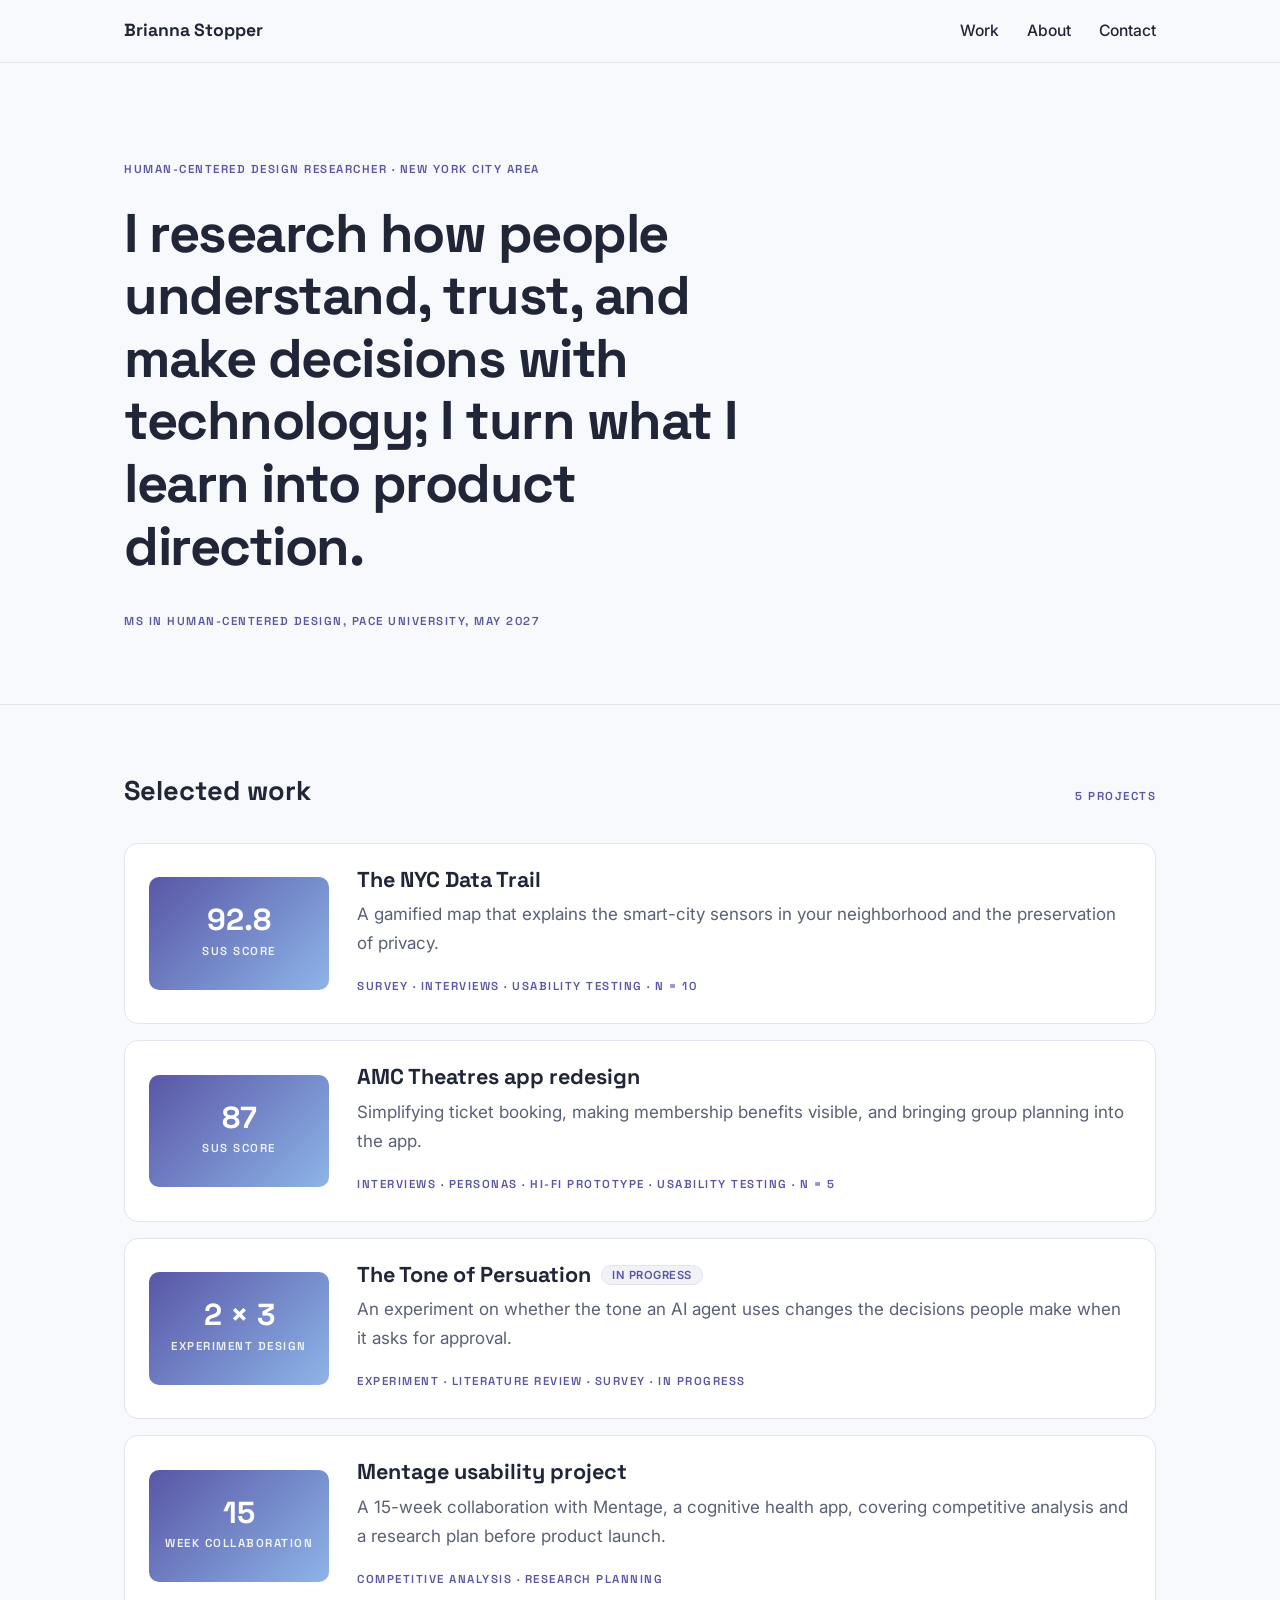
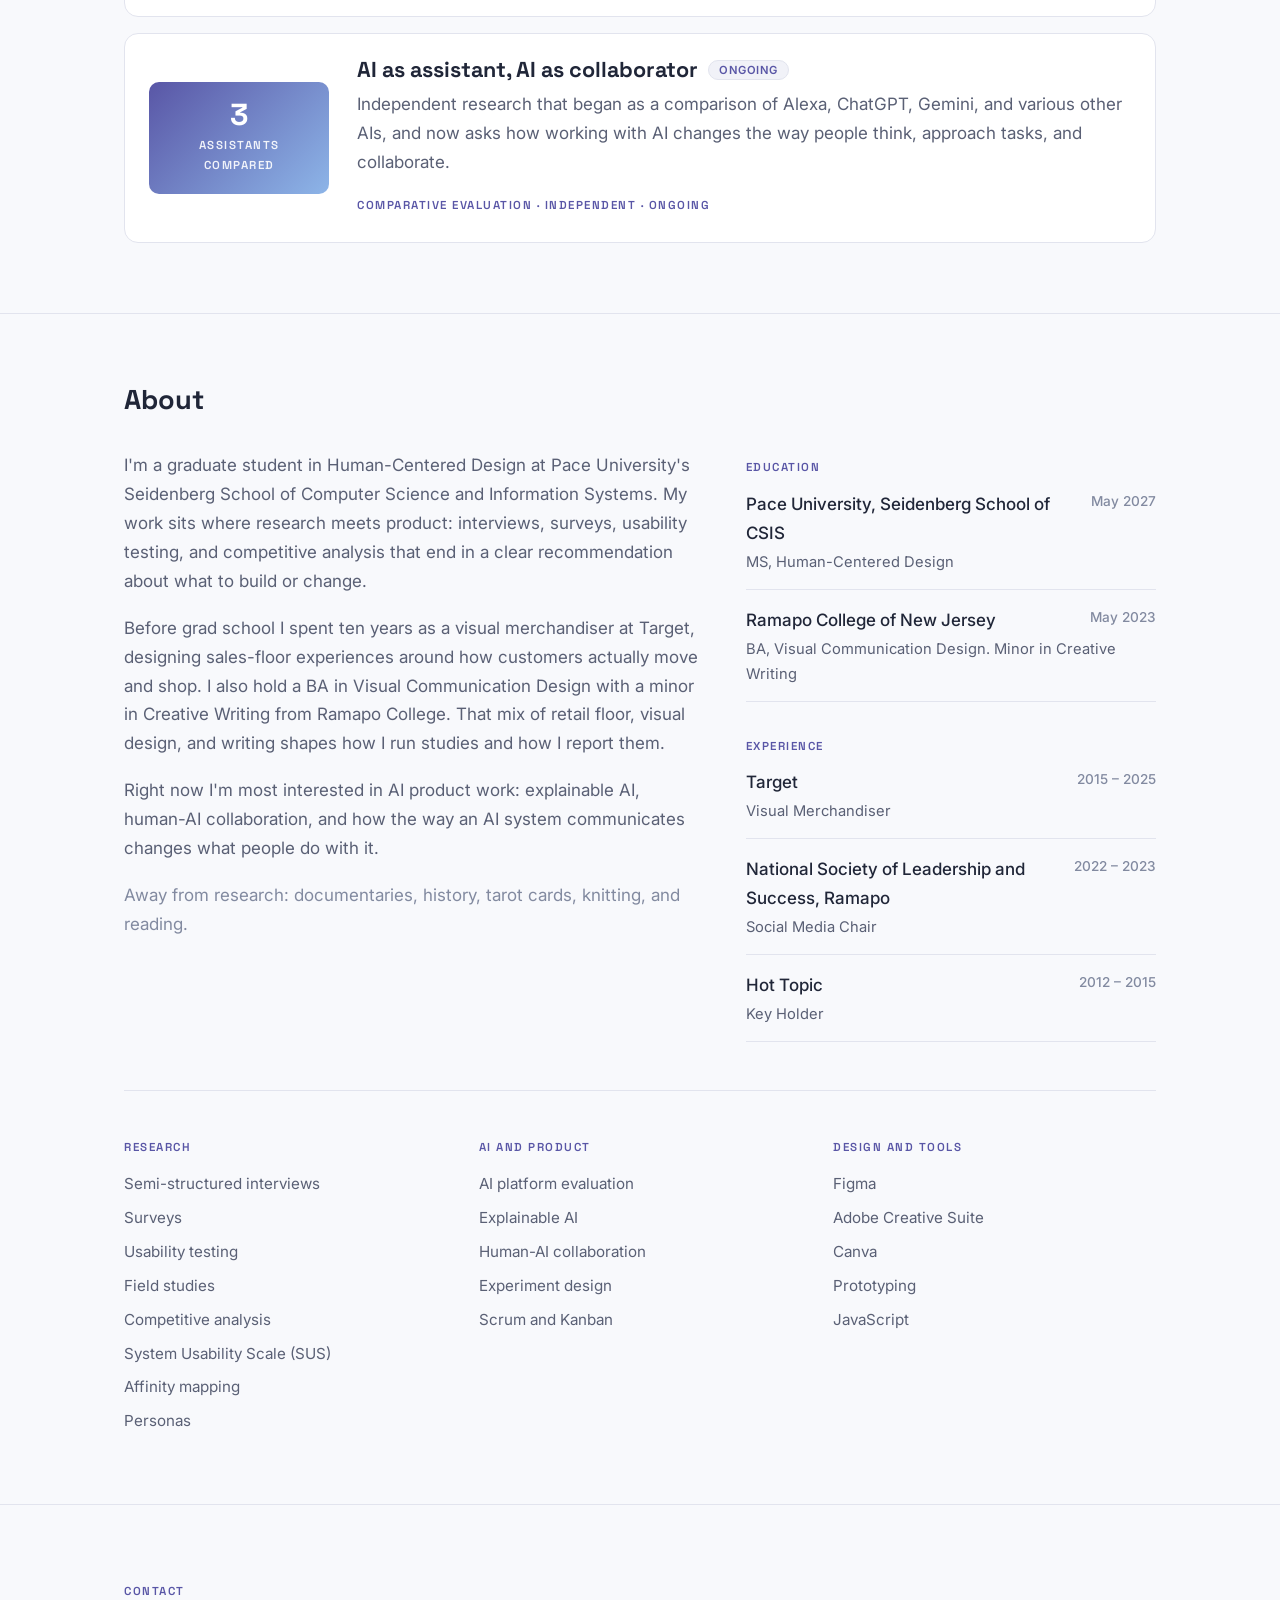
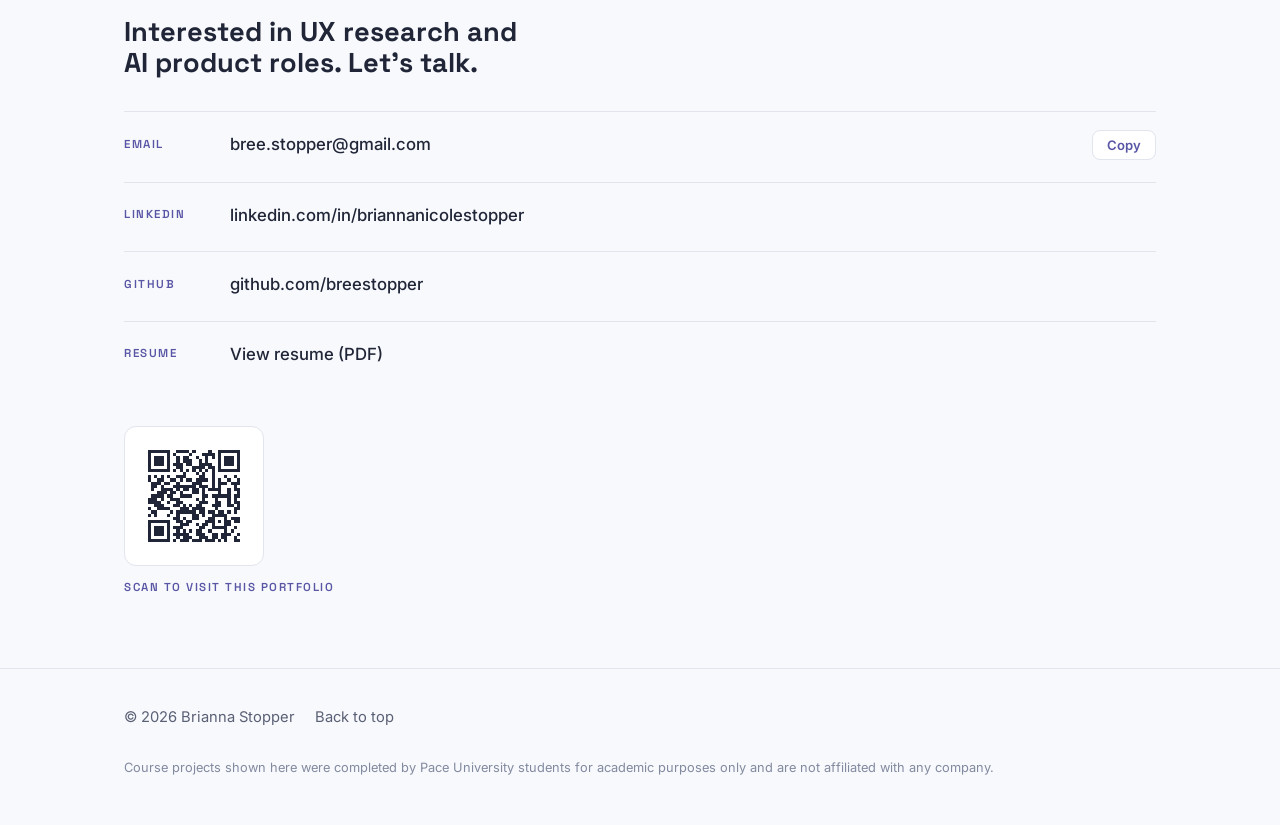
<file: index.html>
<!DOCTYPE html>
<html lang="en">
<head>
    <meta charset="UTF-8">
    <meta name="viewport" content="width=device-width, initial-scale=1.0">
    <title>Brianna Stopper · Human-centered design researcher</title>
    <meta name="description" content="Brianna Stopper is a human-centered design researcher studying how people understand, trust, and make decisions with technology.">
    <link rel="icon" type="image/svg+xml" href="favicon.svg">
    <link rel="preconnect" href="https://fonts.googleapis.com">
    <link rel="preconnect" href="https://fonts.gstatic.com" crossorigin>
    <link rel="stylesheet" href="https://fonts.googleapis.com/css2?family=Inter:wght@400;500;600&family=Space+Grotesk:wght@500;600;700&display=swap">
    <link rel="stylesheet" href="style.css">
</head>
<body>
    <header class="site-header">
        <div class="wrap">
            <a class="brand" href="index.html">Brianna Stopper</a>
            <nav class="site-nav" aria-label="Main navigation">
                <a href="index.html#work">Work</a>
                <a href="index.html#about">About</a>
                <a href="index.html#contact">Contact</a>
            </nav>
        </div>
    </header>

    <main>
        <!-- Hero -->
        <section class="wrap hero" id="top">
            <span class="label">Human-centered design researcher · New York City area</span>
            <h1>I research how people understand, trust, and make decisions with technology; I turn what I learn into product direction.</h1>
            <div class="hero-meta"><span class="label">MS in Human-Centered Design, Pace University, May 2027</span></div>
        </section>

        <!-- Work: each project is one <a class="work-row"> block. Copy a block to add a project. -->
        <section class="section" id="work">
            <div class="wrap">
                <div class="section-head"><h2>Selected work</h2><span class="label">5 projects</span></div>
                <div class="work-list">
                <a class="work-row" href="projects/nyc-data-trail.html">
                    <div class="figure-tile">
                        <span class="num">92.8</span>
                        <span class="label">SUS score</span>
                    </div>
                    <div class="work-body">
                        <h3><span class="title-text">The NYC Data Trail</span></h3>
                        <p>A gamified map that explains the smart-city sensors in your neighborhood and the preservation of privacy.</p>
                        <span class="label">Survey · Interviews · Usability testing · n = 10</span>
                    </div>
                </a>

                <a class="work-row" href="projects/amc-app-redesign.html">
                    <div class="figure-tile">
                        <span class="num">87</span>
                        <span class="label">SUS score</span>
                    </div>
                    <div class="work-body">
                        <h3><span class="title-text">AMC Theatres app redesign</span></h3>
                        <p>Simplifying ticket booking, making membership benefits visible, and bringing group planning into the app.</p>
                        <span class="label">Interviews · Personas · Hi-fi prototype · Usability testing · n = 5</span>
                    </div>
                </a>

                <a class="work-row" href="projects/deciding-under-pressure.html">
                    <div class="figure-tile">
                        <span class="num">2 × 3</span>
                        <span class="label">experiment design</span>
                    </div>
                    <div class="work-body">
                        <h3><span class="title-text">The Tone of Persuation</span> <span class="pill">In progress</span></h3>
                        <p>An experiment on whether the tone an AI agent uses changes the decisions people make when it asks for approval.</p>
                        <span class="label">Experiment · Literature review · Survey · In progress</span>
                    </div>
                </a>

                <a class="work-row" href="projects/mentage.html">
                    <div class="figure-tile">
                        <span class="num">15</span>
                        <span class="label">week collaboration</span>
                    </div>
                    <div class="work-body">
                        <h3><span class="title-text">Mentage usability project</span></h3>
                        <p>A 15-week collaboration with Mentage, a cognitive health app, covering competitive analysis and a research plan before product launch.</p>
                        <span class="label">Competitive analysis · Research planning</span>
                    </div>
                </a>

                <a class="work-row" href="projects/ai-collaboration.html">
                    <div class="figure-tile">
                        <span class="num">3</span>
                        <span class="label">assistants compared</span>
                    </div>
                    <div class="work-body">
                        <h3><span class="title-text">AI as assistant, AI as collaborator</span> <span class="pill">Ongoing</span></h3>
                        <p>Independent research that began as a comparison of Alexa, ChatGPT, Gemini, and various other AIs, and now asks how working with AI changes the way people think, approach tasks, and collaborate.</p>
                        <span class="label">Comparative evaluation · Independent · Ongoing</span>
                    </div>
                </a>
                </div>
            </div>
        </section>

        <!-- About -->
        <section class="section" id="about">
            <div class="wrap">
                <div class="section-head"><h2>About</h2></div>
                <div class="about-grid">
                    <div class="prose">
                        <p>I'm a graduate student in Human-Centered Design at Pace University's Seidenberg School of Computer Science and Information Systems. My work sits where research meets product: interviews, surveys, usability testing, and competitive analysis that end in a clear recommendation about what to build or change.</p>
                        <p>Before grad school I spent ten years as a visual merchandiser at Target, designing sales-floor experiences around how customers actually move and shop. I also hold a BA in Visual Communication Design with a minor in Creative Writing from Ramapo College. That mix of retail floor, visual design, and writing shapes how I run studies and how I report them.</p>
                        <p>Right now I'm most interested in AI product work: explainable AI, human-AI collaboration, and how the way an AI system communicates changes what people do with it.</p>
                        <p class="quiet">Away from research: documentaries, history, tarot cards, knitting, and reading.</p>
                    </div>
                    <div class="facts">
                        <div class="fact-group"><span class="label">Education</span>
                        <ul class="fact-list">
                            <li><span>Pace University, Seidenberg School of CSIS</span><span class="when">May 2027</span><span class="sub">MS, Human-Centered Design</span></li>
                            <li><span>Ramapo College of New Jersey</span><span class="when">May 2023</span><span class="sub">BA, Visual Communication Design. Minor in Creative Writing</span></li>
                        </ul></div>
                        <div class="fact-group"><span class="label">Experience</span>
                        <ul class="fact-list">
                            <li><span>Target</span><span class="when">2015 – 2025</span><span class="sub">Visual Merchandiser</span></li>
                            <li><span>National Society of Leadership and Success, Ramapo</span><span class="when">2022 – 2023</span><span class="sub">Social Media Chair</span></li>
                            <li><span>Hot Topic</span><span class="when">2012 – 2015</span><span class="sub">Key Holder</span></li>
                        </ul></div>
                    </div>
                </div>
                <div class="skills">
                    <div><span class="label">Research</span>
                        <ul>
                            <li>Semi-structured interviews</li>
                            <li>Surveys</li>
                            <li>Usability testing</li>
                            <li>Field studies</li>
                            <li>Competitive analysis</li>
                            <li>System Usability Scale (SUS)</li>
                            <li>Affinity mapping</li>
                            <li>Personas</li>
                        </ul>
                    </div>
                    <div><span class="label">AI and product</span>
                        <ul>
                            <li>AI platform evaluation</li>
                            <li>Explainable AI</li>
                            <li>Human-AI collaboration</li>
                            <li>Experiment design</li>
                            <li>Scrum and Kanban</li>
                        </ul>
                    </div>
                    <div><span class="label">Design and tools</span>
                        <ul>
                            <li>Figma</li>
                            <li>Adobe Creative Suite</li>
                            <li>Canva</li>
                            <li>Prototyping</li>
                            <li>JavaScript</li>
                        </ul>
                    </div>
                </div>
            </div>
        </section>

        <!-- Contact -->
        <section class="section contact" id="contact">
            <div class="wrap">
                <span class="label">Contact</span>
                <h2>Interested in UX research and AI product roles. Let's talk.</h2>
                <div class="contact-rows">
                    <div class="contact-row"><span class="label">Email</span>
                        <a class="value" id="email" href="mailto:bree.stopper@gmail.com">bree.stopper@gmail.com</a>
                        <button class="copy-btn" id="copy-email" type="button">Copy</button></div>
                    <div class="contact-row"><span class="label">LinkedIn</span>
                        <a class="value" href="https://www.linkedin.com/in/briannanicolestopper" target="_blank" rel="noopener">linkedin.com/in/briannanicolestopper</a></div>
                    <div class="contact-row"><span class="label">GitHub</span>
                        <a class="value" href="https://github.com/breestopper" target="_blank" rel="noopener">github.com/breestopper</a></div>
                    <div class="contact-row"><span class="label">Resume</span>
                        <a class="value" href="resume.pdf" target="_blank" rel="noopener">View resume (PDF)</a></div>
                </div>

                <div class="qr-block">
                    <img class="qr" src="qr.svg" alt="QR code linking to breestopper.github.io" width="140" height="140">
                    <span class="label">Scan to visit this portfolio</span>
                </div>
            </div>
        </section>
    </main>

    <footer class="site-footer">
        <div class="wrap">
            <span>&copy; <span id="year">2026</span> Brianna Stopper</span>
            <a href="#top">Back to top</a>
            <p class="footer-note">Course projects shown here were completed by Pace University students for academic purposes only and are not affiliated with any company.</p>
        </div>
    </footer>

    <script>
        document.getElementById("year").textContent = new Date().getFullYear();

        // Copy-email button
        var copyBtn = document.getElementById("copy-email");
        copyBtn.addEventListener("click", function () {
            var email = document.getElementById("email").textContent;
            if (!navigator.clipboard) return;
            navigator.clipboard.writeText(email).then(function () {
                copyBtn.textContent = "Copied";
                setTimeout(function () { copyBtn.textContent = "Copy"; }, 1800);
            });
        });
    </script>
</body>
</html>
</file>
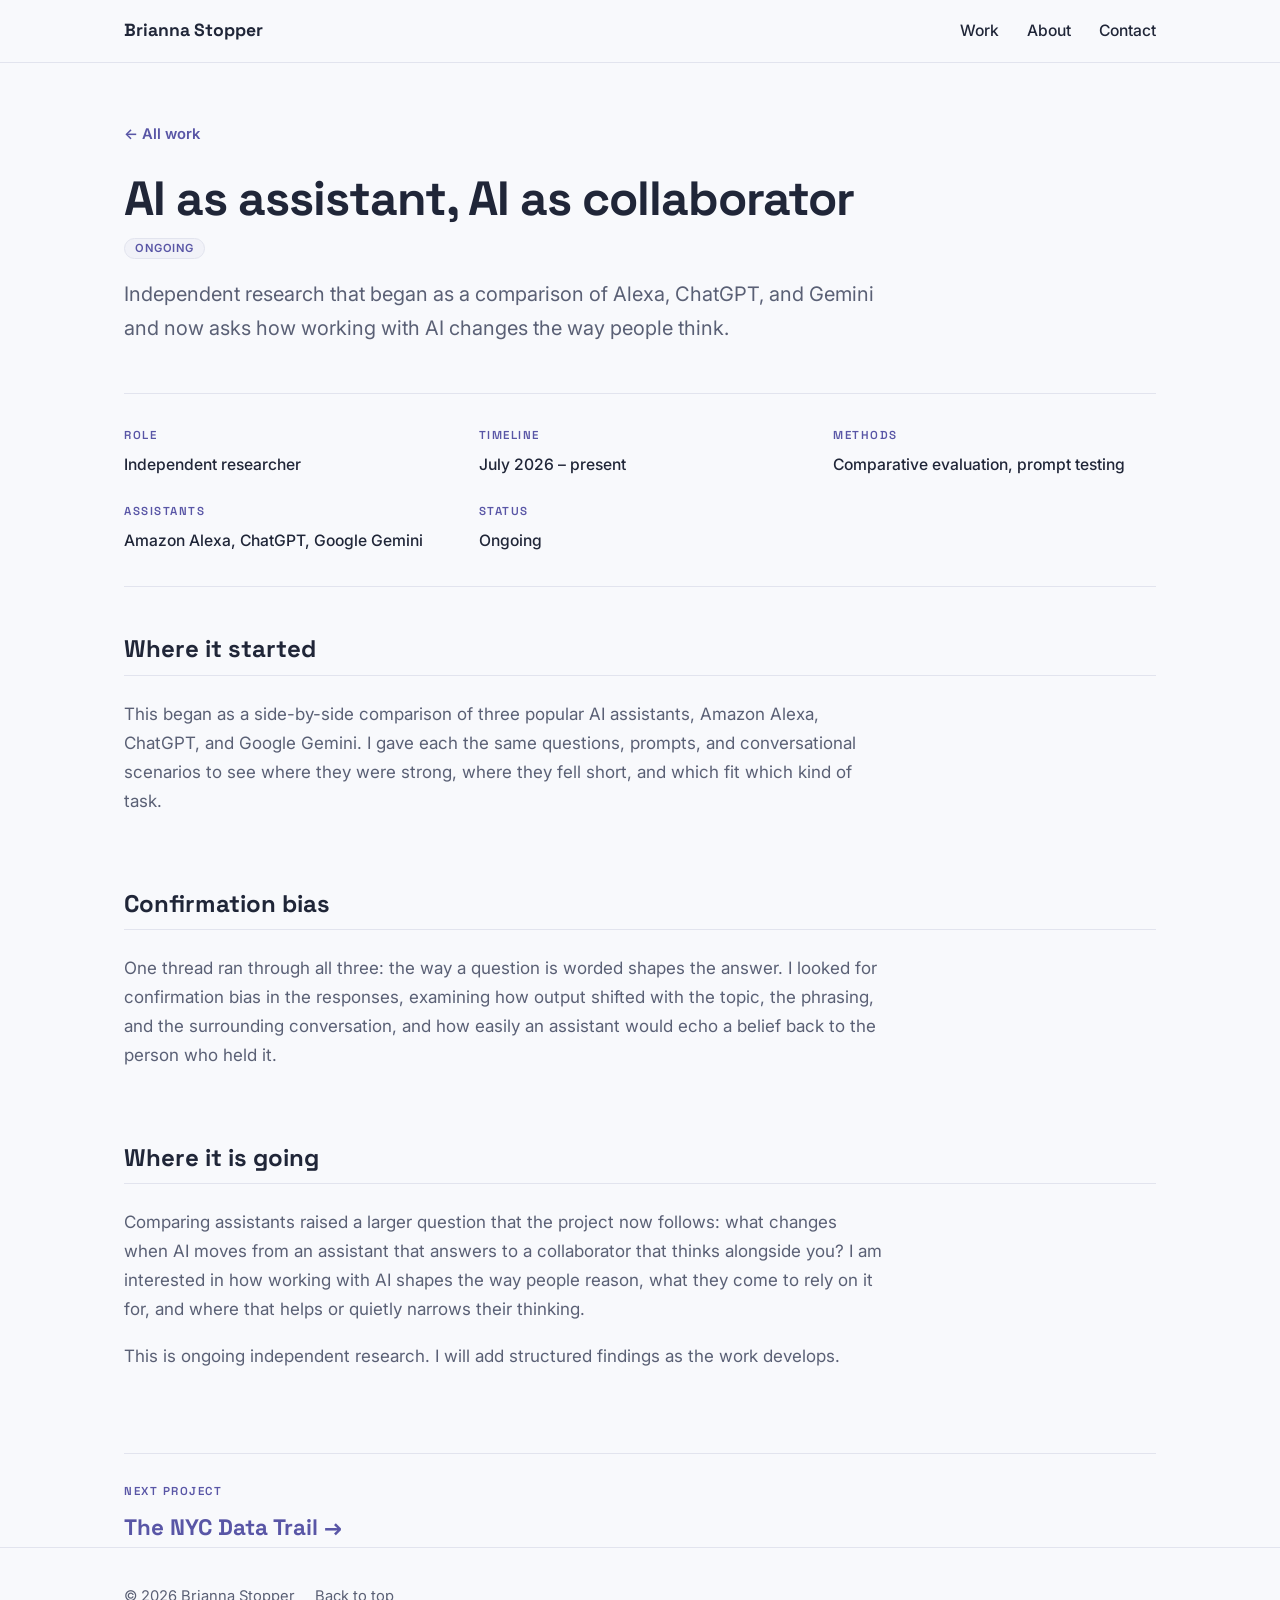
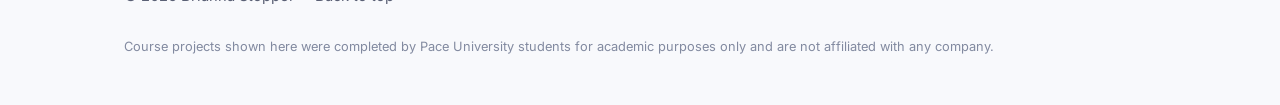
<file: projects/ai-collaboration.html>
<!DOCTYPE html>
<html lang="en">
<head>
    <meta charset="UTF-8">
    <meta name="viewport" content="width=device-width, initial-scale=1.0">
    <title>AI as assistant, AI as collaborator · Brianna Stopper</title>
    <meta name="description" content="Independent research that began as a comparison of Alexa, ChatGPT, and Gemini and now asks how working with AI changes the way people think.">
    <link rel="icon" type="image/svg+xml" href="../favicon.svg">
    <link rel="preconnect" href="https://fonts.googleapis.com">
    <link rel="preconnect" href="https://fonts.gstatic.com" crossorigin>
    <link rel="stylesheet" href="https://fonts.googleapis.com/css2?family=Inter:wght@400;500;600&family=Space+Grotesk:wght@500;600;700&display=swap">
    <link rel="stylesheet" href="../style.css">
</head>
<body>
    <header class="site-header">
        <div class="wrap">
            <a class="brand" href="../index.html">Brianna Stopper</a>
            <nav class="site-nav" aria-label="Main navigation">
                <a href="../index.html#work">Work</a>
                <a href="../index.html#about">About</a>
                <a href="../index.html#contact">Contact</a>
            </nav>
        </div>
    </header>

    <main>
        <article class="wrap" id="top">
            <header class="case-head">
                <a class="back" href="../index.html#work">&larr; All work</a>
                <h1>AI as assistant, AI as collaborator <span class="pill">Ongoing</span></h1>
                <p class="lede">Independent research that began as a comparison of Alexa, ChatGPT, and Gemini and now asks how working with AI changes the way people think.</p>
            </header>

            <dl class="meta-grid">
                <div><dt class="label">Role</dt><dd>Independent researcher</dd></div>
                <div><dt class="label">Timeline</dt><dd>July 2026 – present</dd></div>
                <div><dt class="label">Methods</dt><dd>Comparative evaluation, prompt testing</dd></div>
                <div><dt class="label">Assistants</dt><dd>Amazon Alexa, ChatGPT, Google Gemini</dd></div>
                <div><dt class="label">Status</dt><dd>Ongoing</dd></div>
            </dl>

            <div class="case-body">
                <section class="case-section">
                    <h2>Where it started</h2>
                    <div class="case-content">
                        <div class="prose">
                            <p>This began as a side-by-side comparison of three popular AI assistants, Amazon Alexa, ChatGPT, and Google Gemini. I gave each the same questions, prompts, and conversational scenarios to see where they were strong, where they fell short, and which fit which kind of task.</p>
                        </div>
                    </div>
                </section>

                <section class="case-section">
                    <h2>Confirmation bias</h2>
                    <div class="case-content">
                        <div class="prose">
                            <p>One thread ran through all three: the way a question is worded shapes the answer. I looked for confirmation bias in the responses, examining how output shifted with the topic, the phrasing, and the surrounding conversation, and how easily an assistant would echo a belief back to the person who held it.</p>
                        </div>
                    </div>
                </section>

                <section class="case-section">
                    <h2>Where it is going</h2>
                    <div class="case-content">
                        <div class="prose">
                            <p>Comparing assistants raised a larger question that the project now follows: what changes when AI moves from an assistant that answers to a collaborator that thinks alongside you? I am interested in how working with AI shapes the way people reason, what they come to rely on it for, and where that helps or quietly narrows their thinking.</p>
                            <p>This is ongoing independent research. I will add structured findings as the work develops.</p>
                        </div>
                    </div>
                </section>
            </div>

            <nav class="next-project" aria-label="Next project">
                <span class="label">Next project</span>
                <a href="nyc-data-trail.html">The NYC Data Trail &rarr;</a>
            </nav>
        </article>
    </main>

    <footer class="site-footer">
        <div class="wrap">
            <span>&copy; <span id="year">2026</span> Brianna Stopper</span>
            <a href="#top">Back to top</a>
            <p class="footer-note">Course projects shown here were completed by Pace University students for academic purposes only and are not affiliated with any company.</p>
        </div>
    </footer>

    <script>
        document.getElementById("year").textContent = new Date().getFullYear();
    </script>
</body>
</html>
</file>
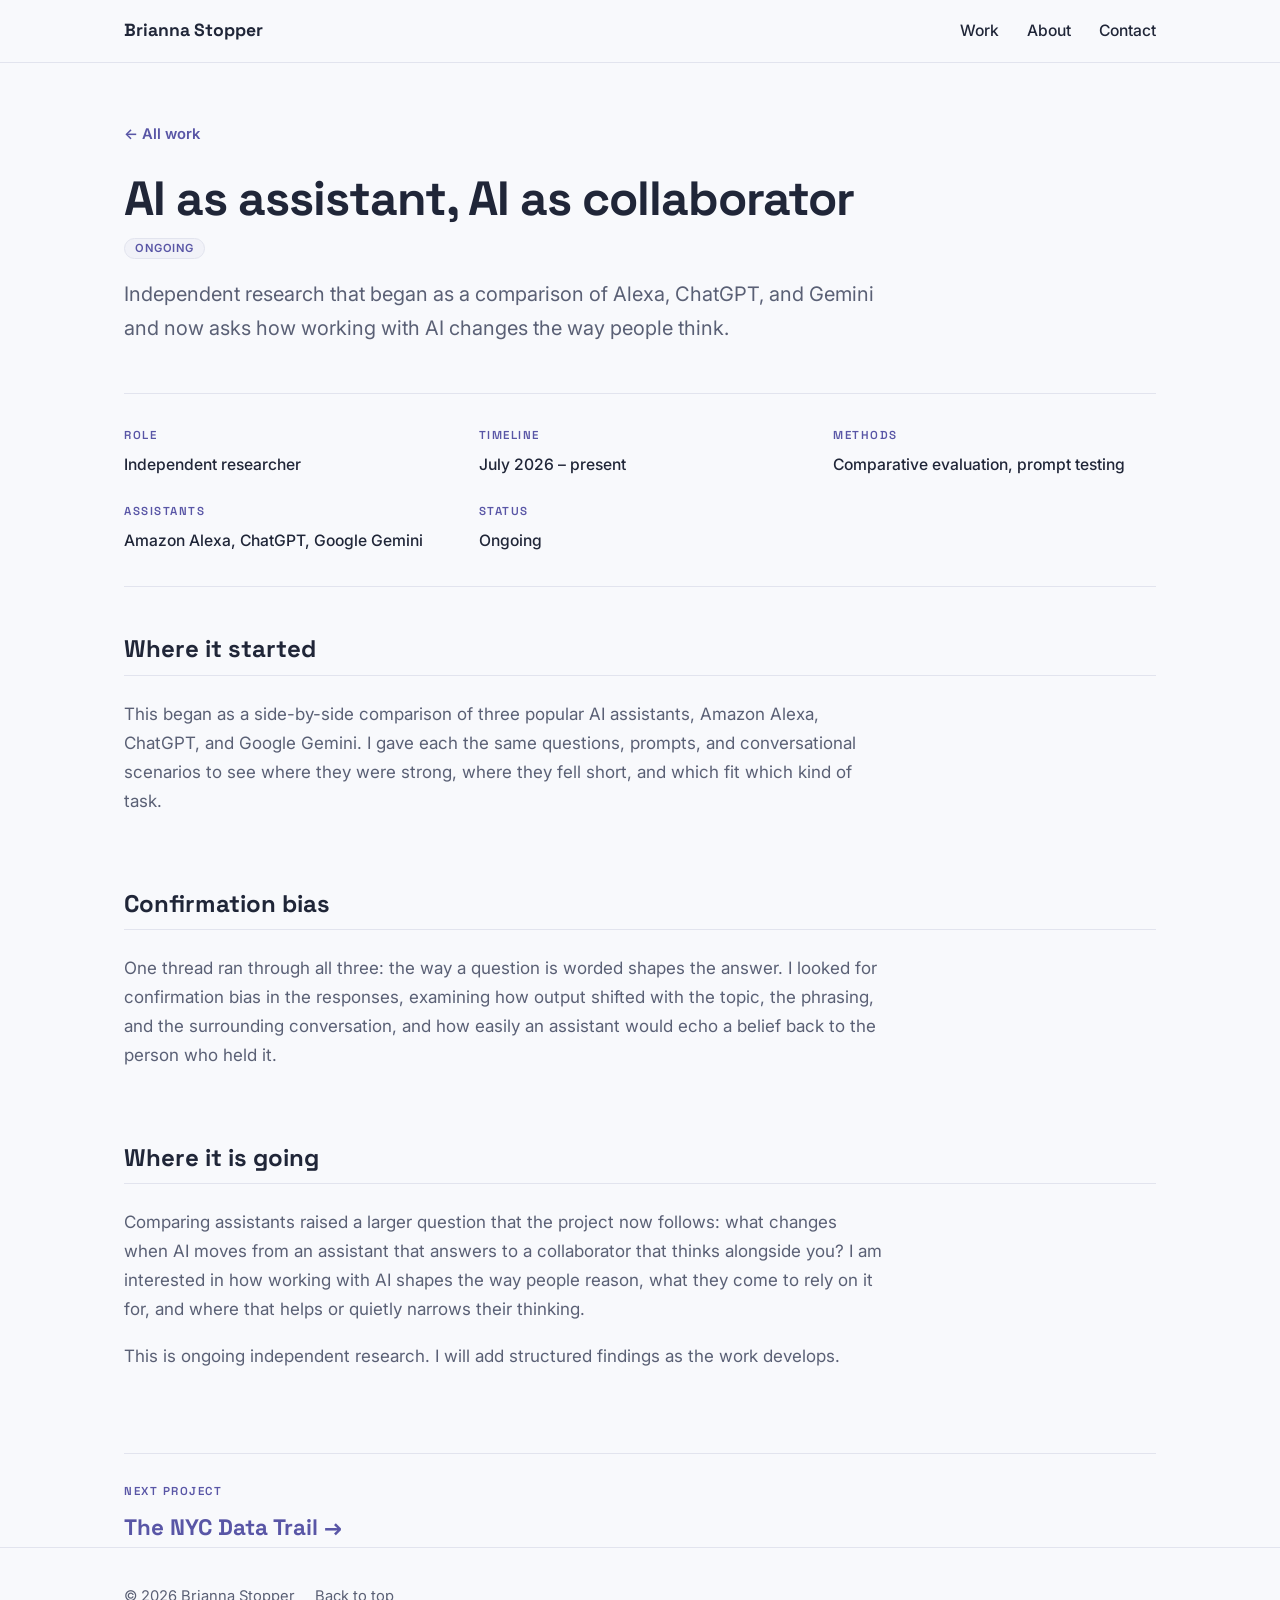
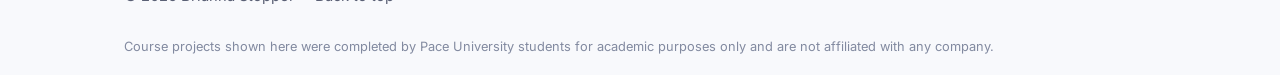
<file: projects/ai-voice.html>
<!DOCTYPE html>
<html lang="en">
<head>
    <meta charset="UTF-8">
    <title>Moved</title>
    <meta http-equiv="refresh" content="0; url=ai-collaboration.html">
    <link rel="canonical" href="ai-collaboration.html">
</head>
<body>
    <p>This page has moved to <a href="ai-collaboration.html">AI as assistant, AI as collaborator</a>.</p>
</body>
</html>
</file>
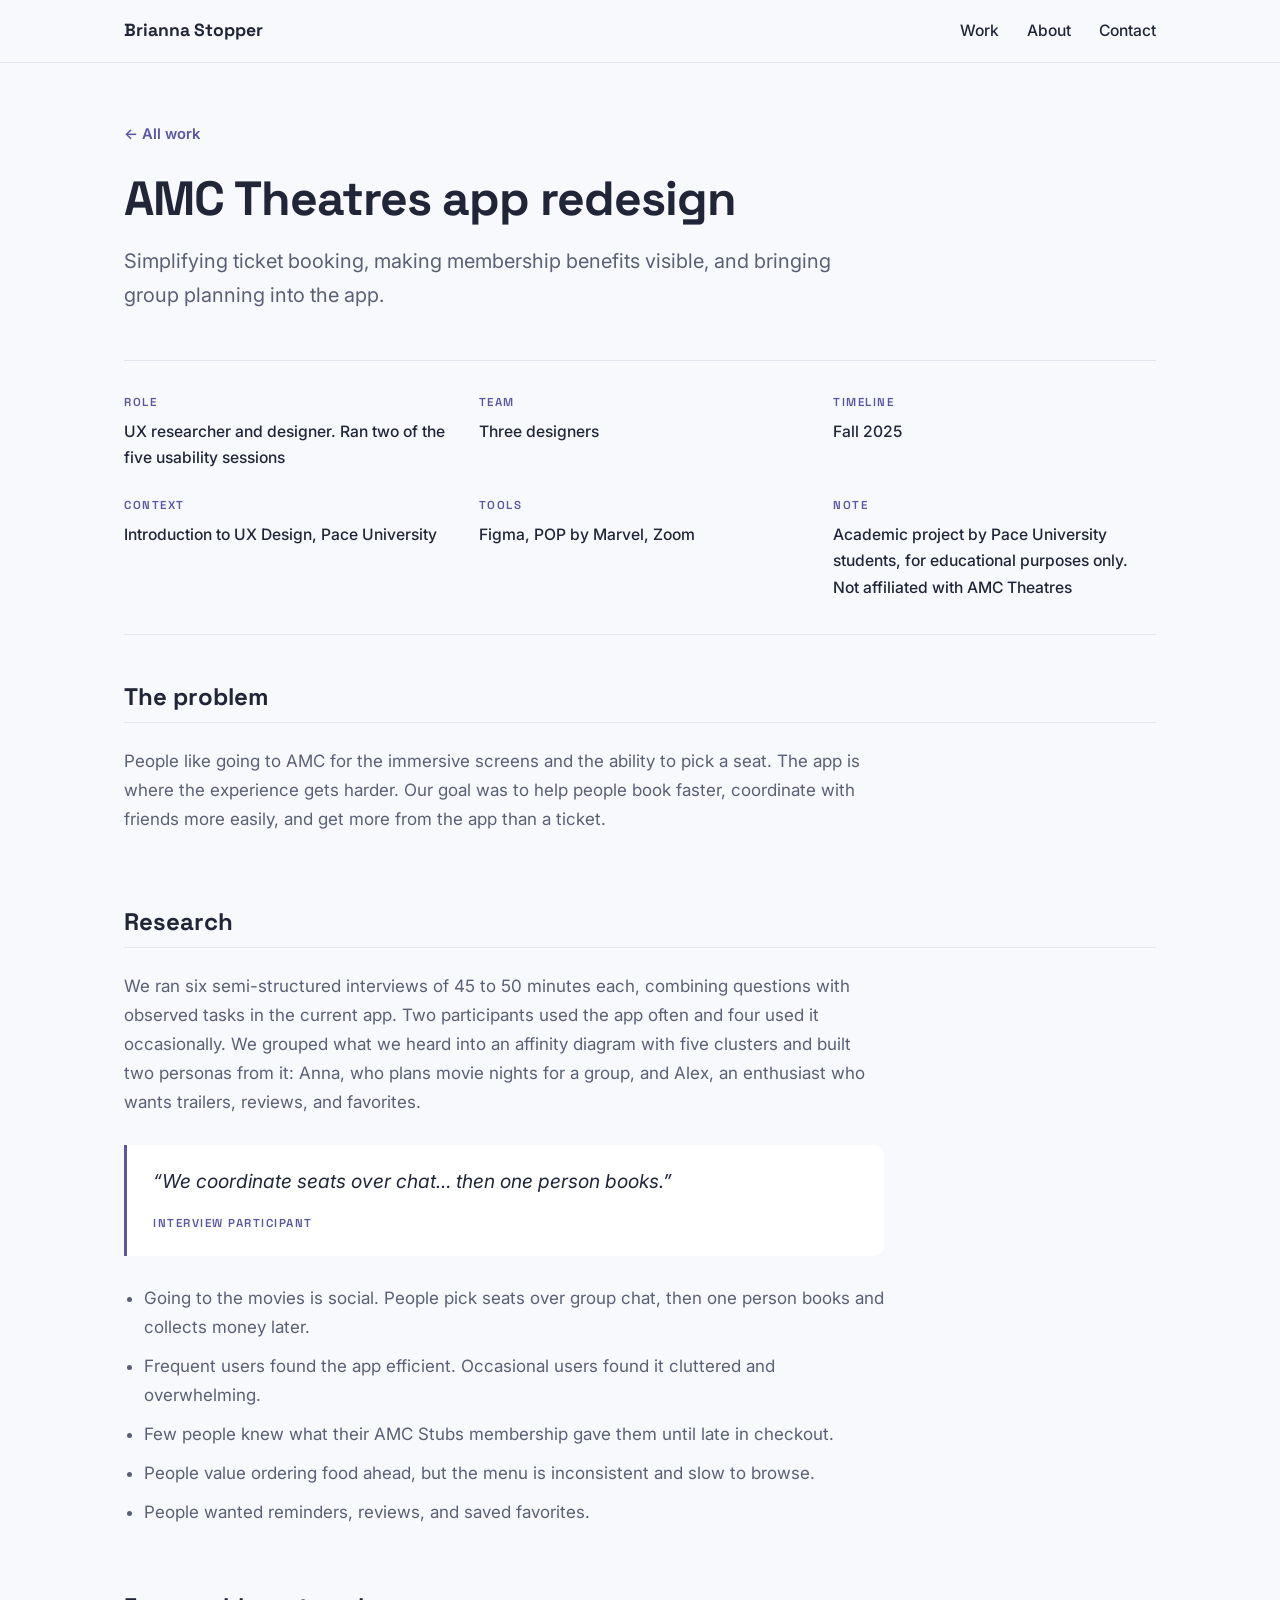
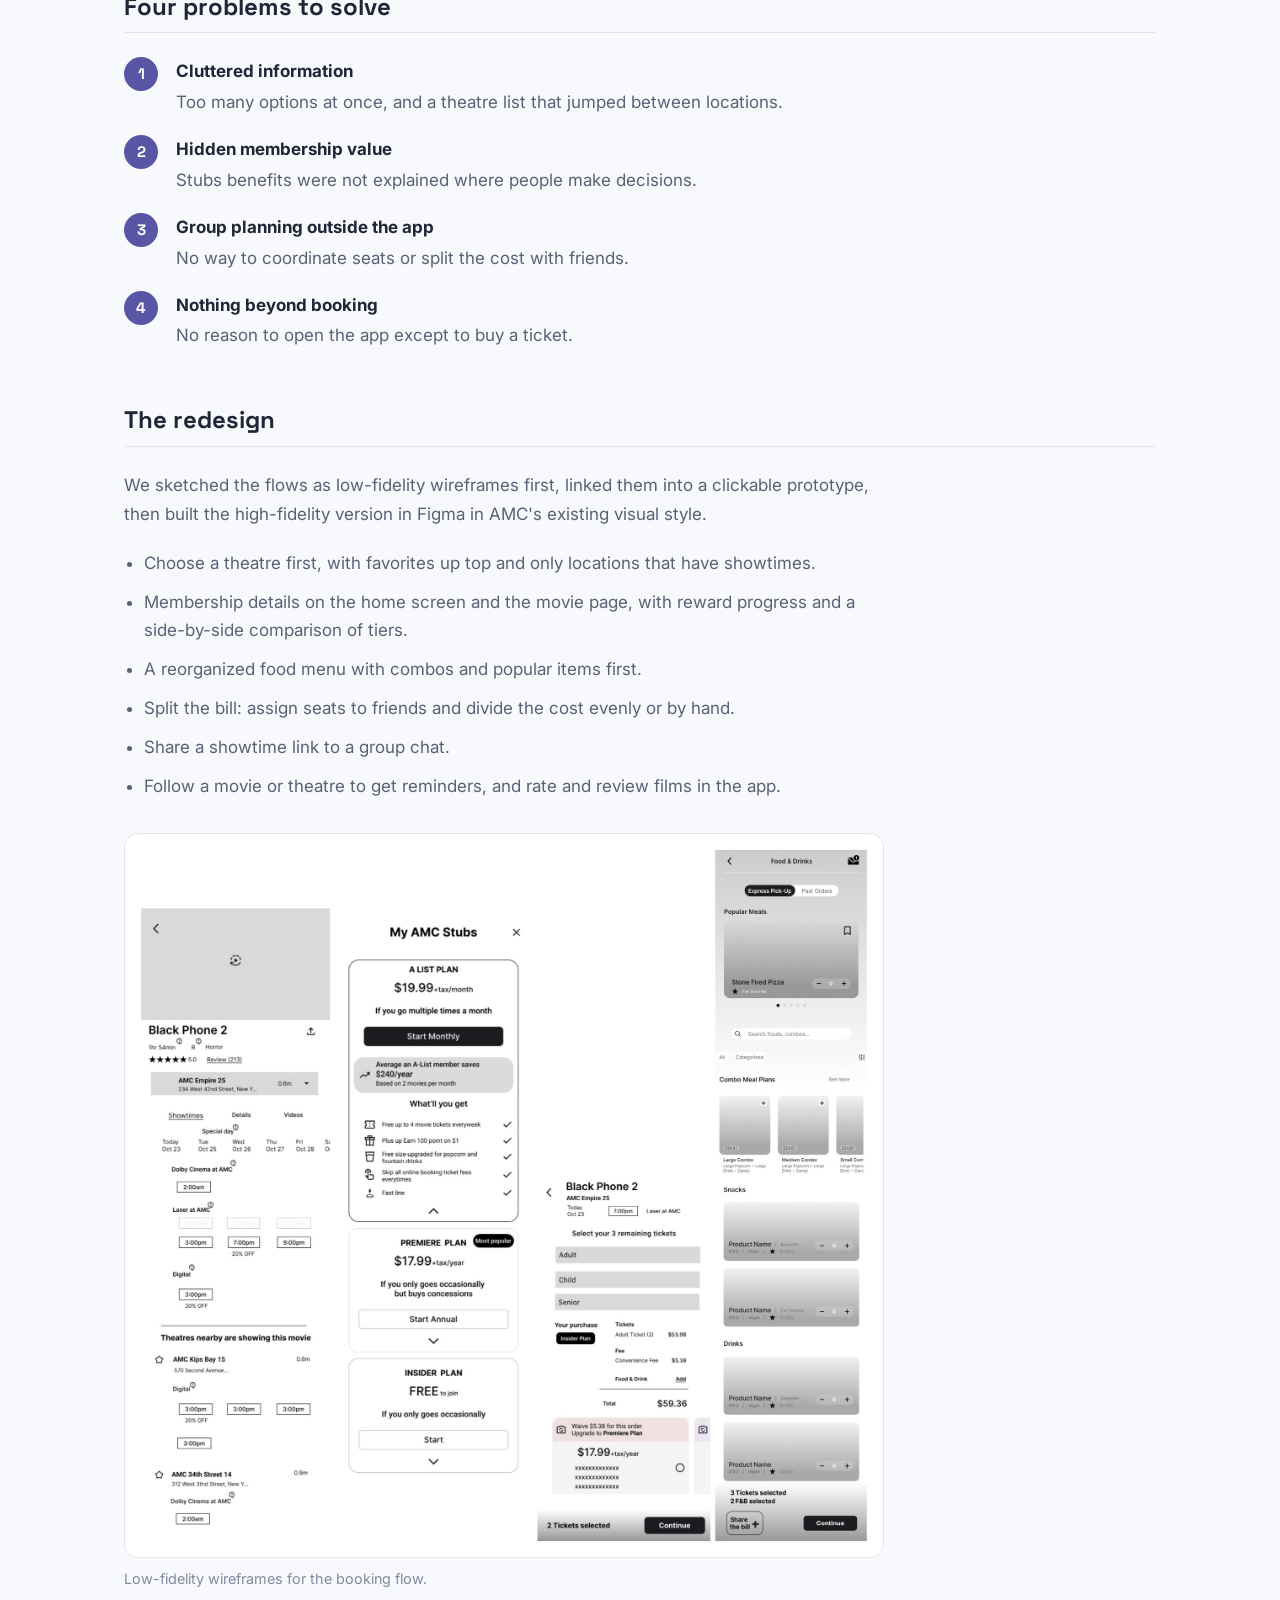
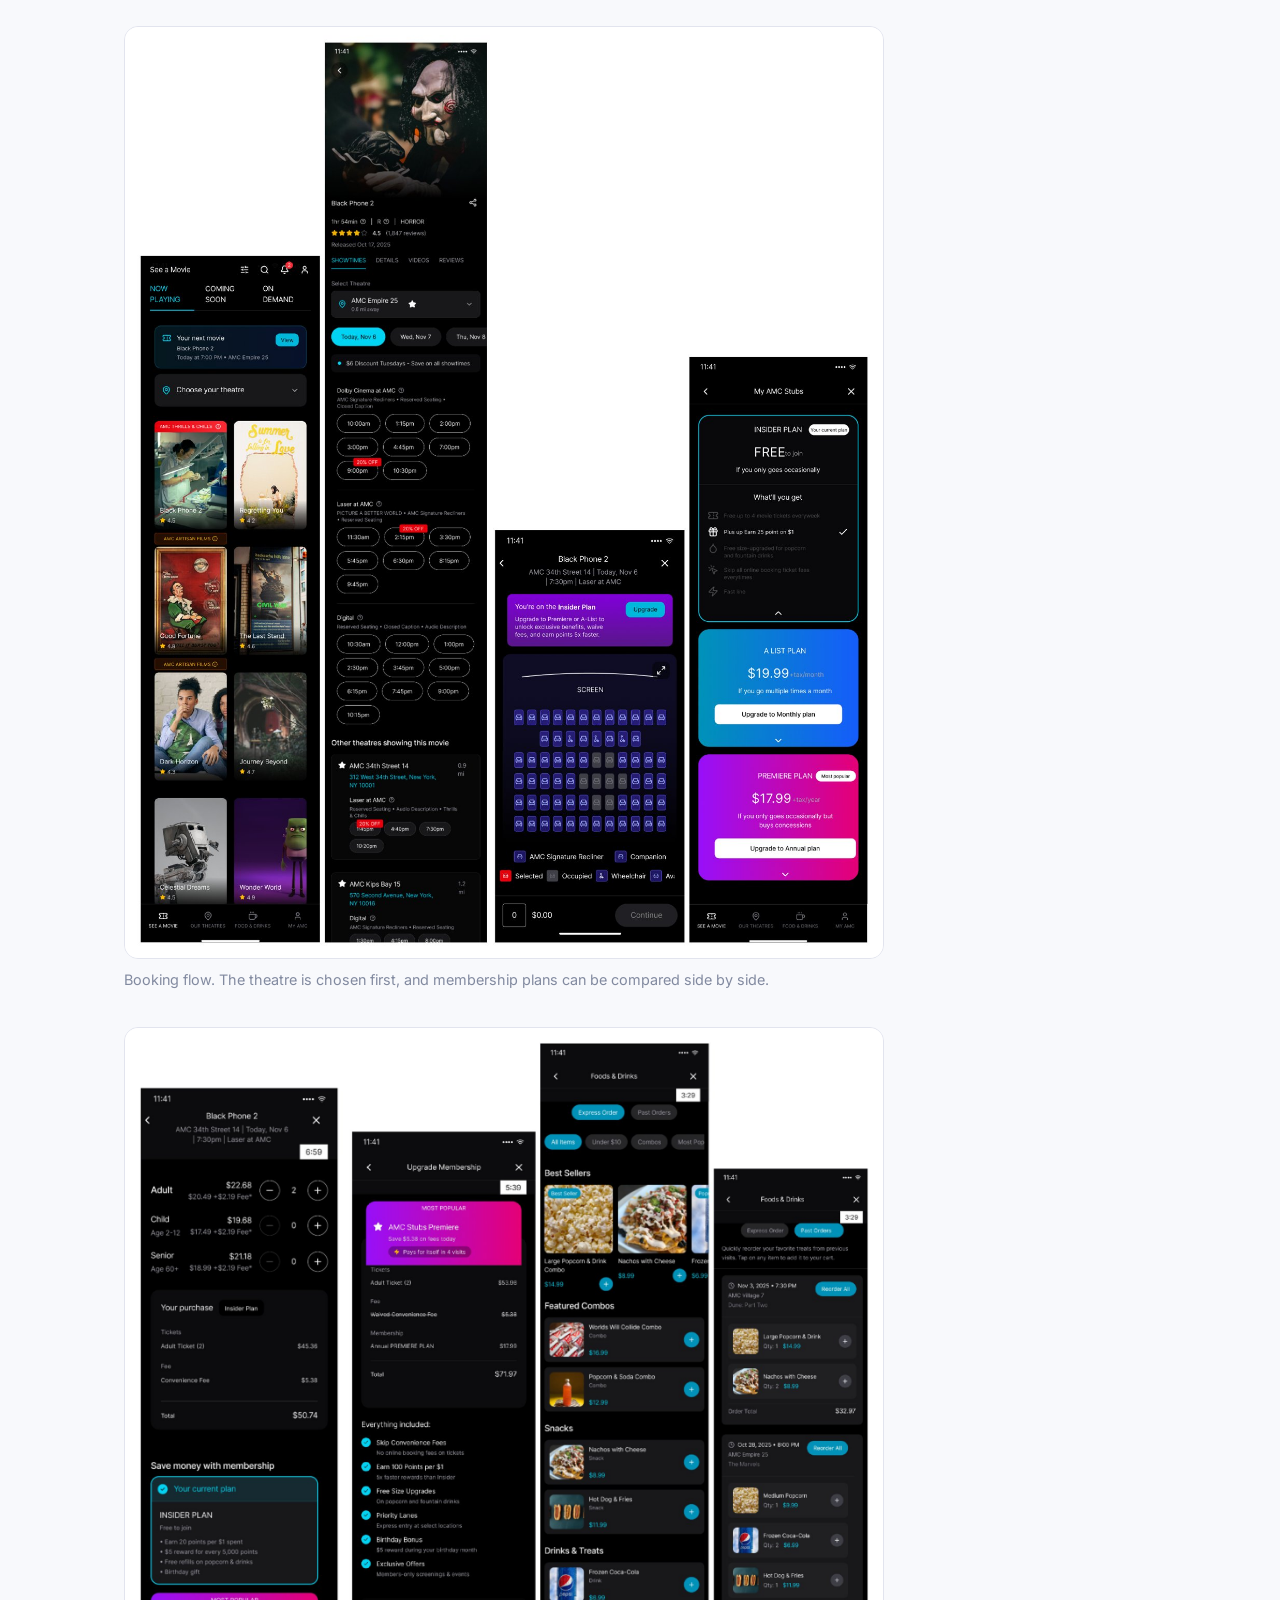
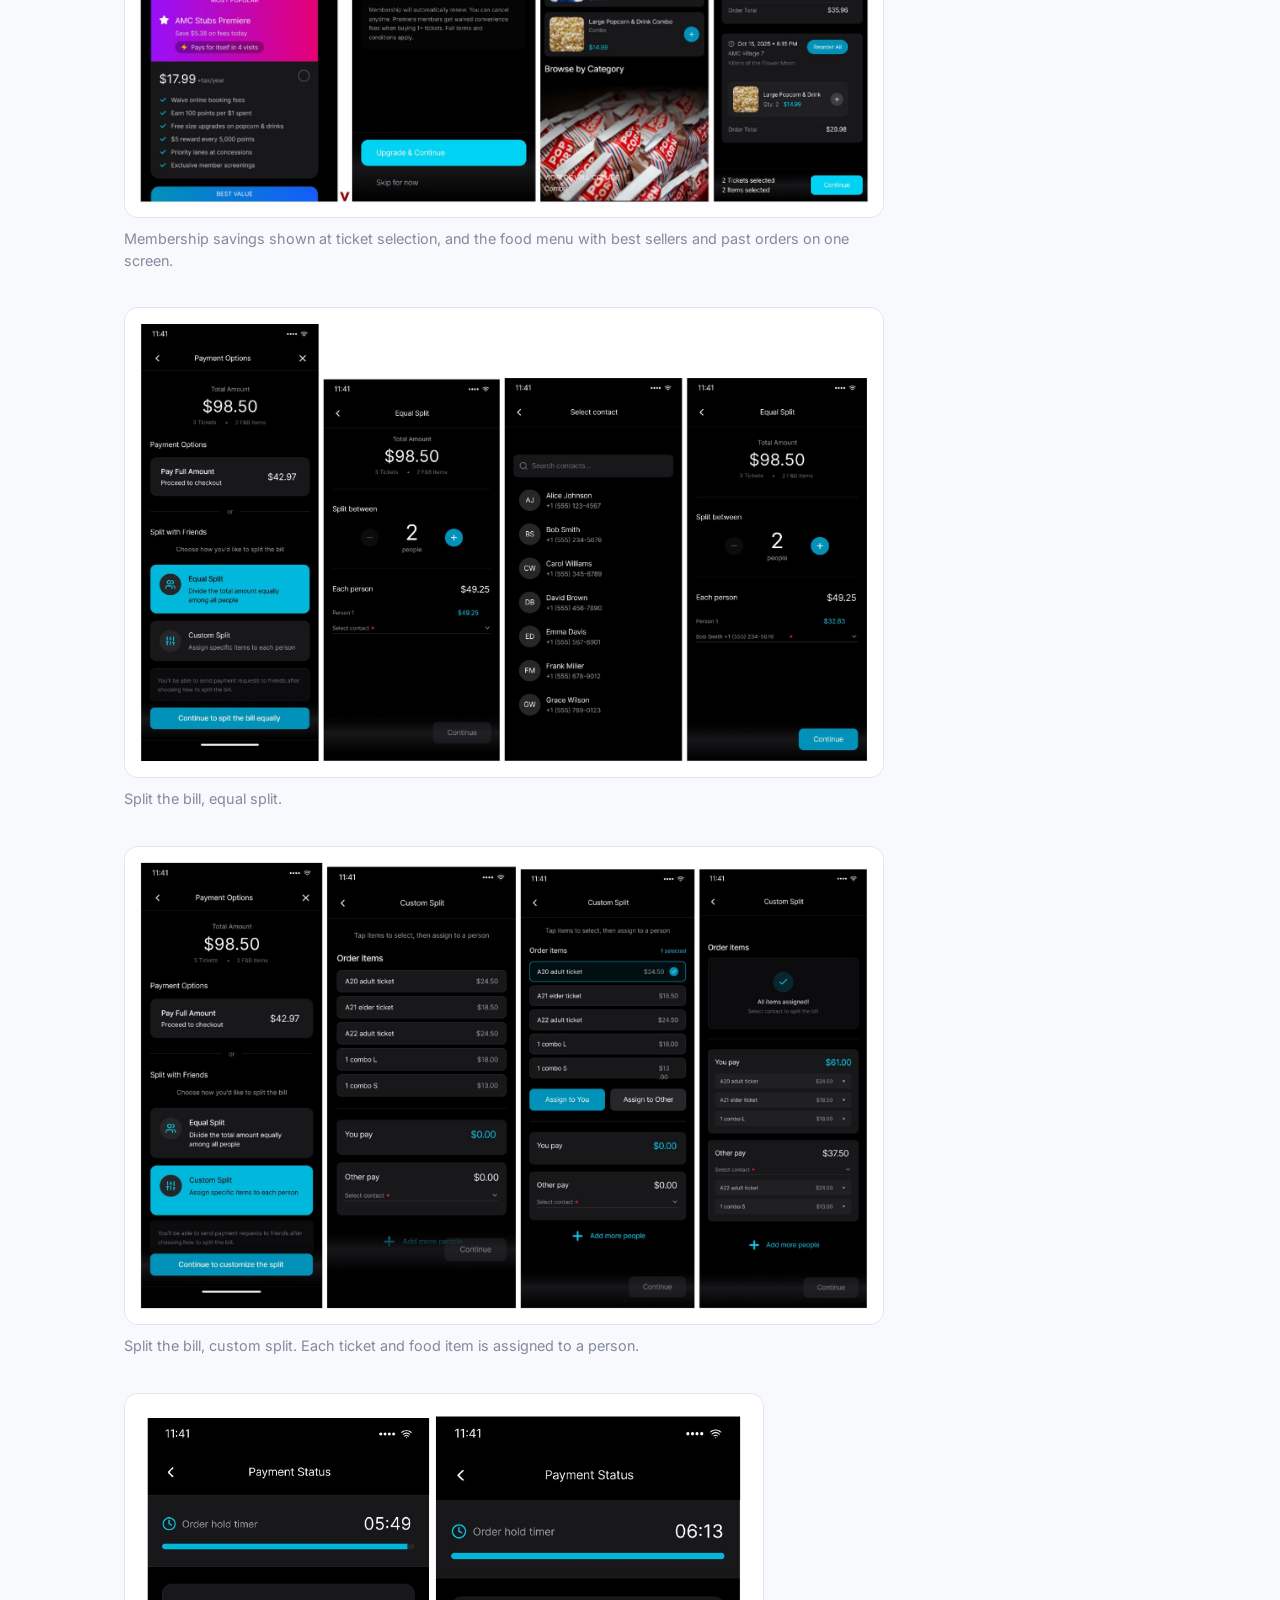
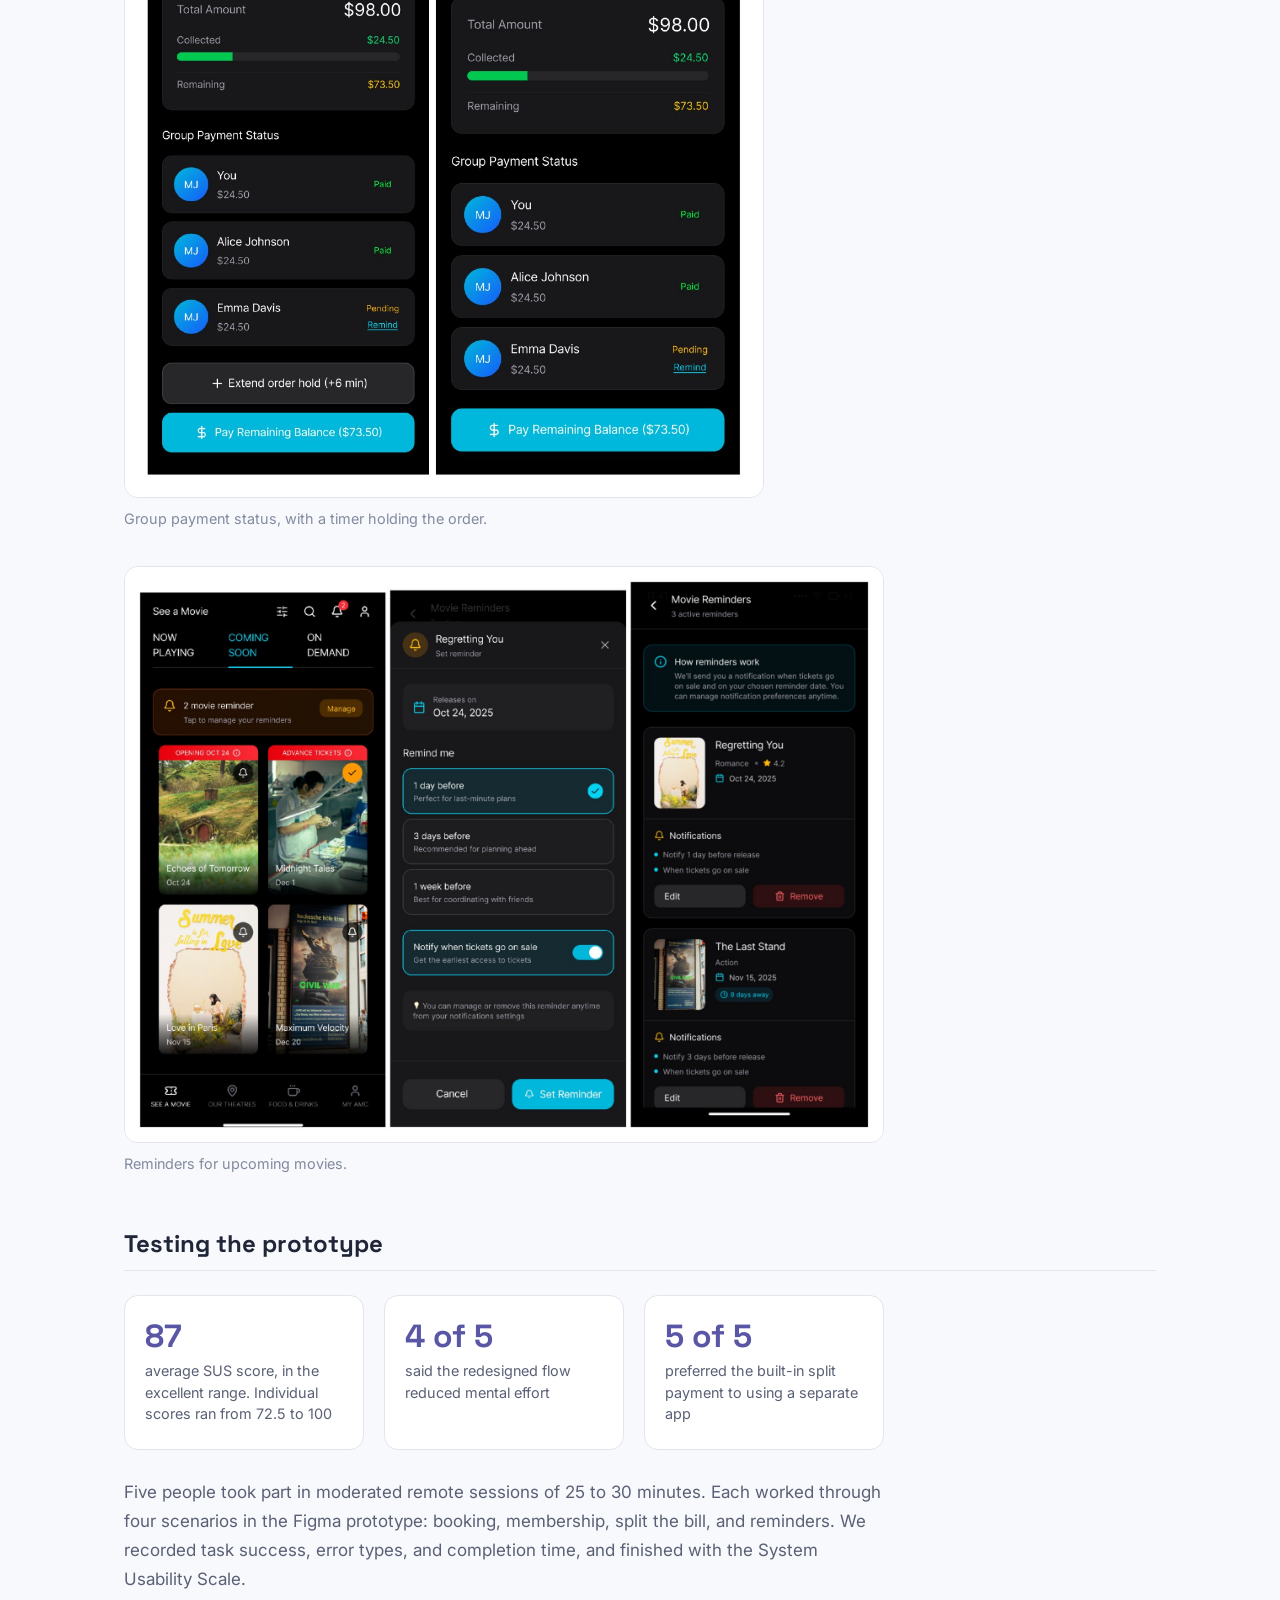
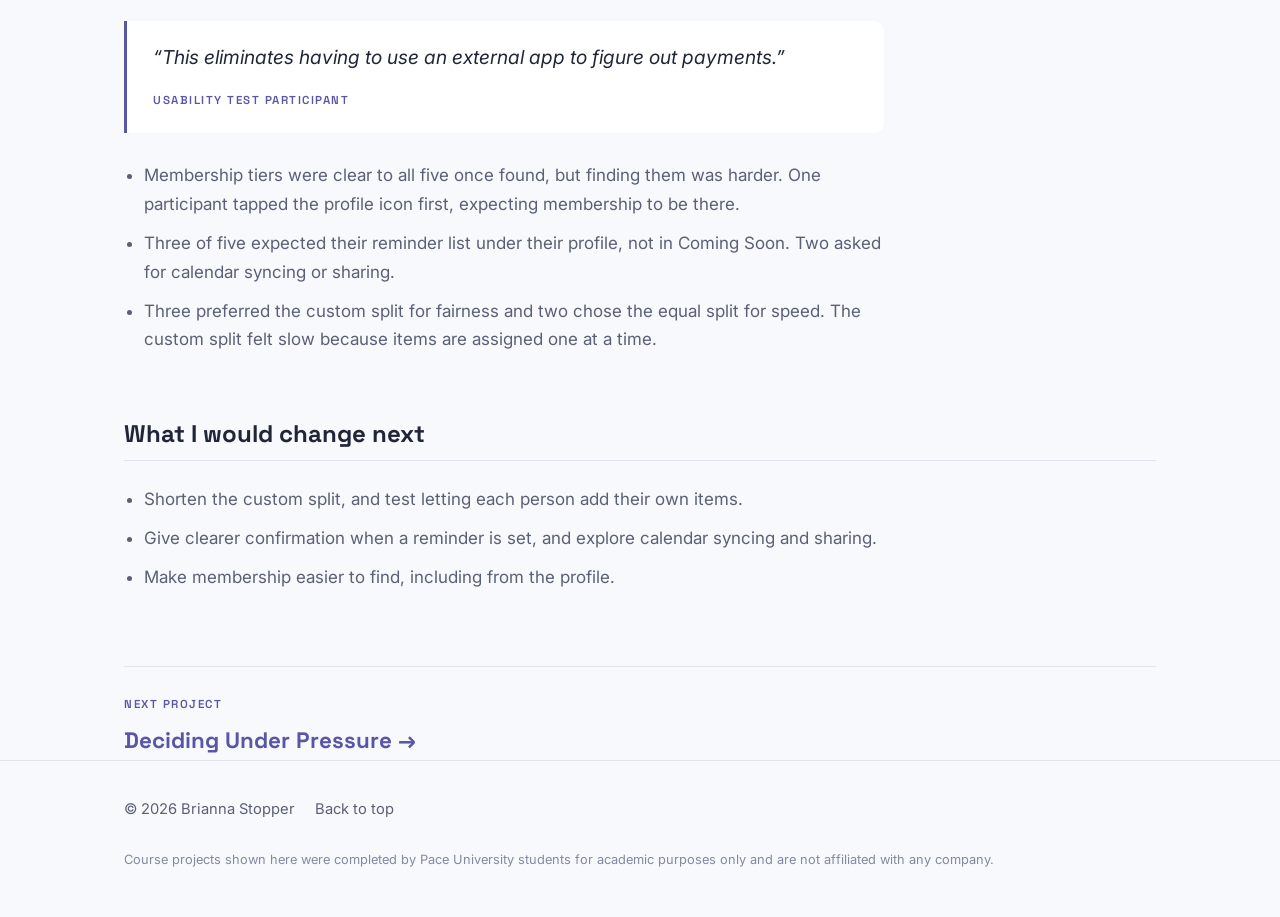
<file: projects/amc-app-redesign.html>
<!DOCTYPE html>
<html lang="en">
<head>
    <meta charset="UTF-8">
    <meta name="viewport" content="width=device-width, initial-scale=1.0">
    <title>AMC Theatres app redesign · Brianna Stopper</title>
    <meta name="description" content="Simplifying ticket booking, making membership benefits visible, and bringing group planning into the app.">
    <link rel="icon" type="image/svg+xml" href="../favicon.svg">
    <link rel="preconnect" href="https://fonts.googleapis.com">
    <link rel="preconnect" href="https://fonts.gstatic.com" crossorigin>
    <link rel="stylesheet" href="https://fonts.googleapis.com/css2?family=Inter:wght@400;500;600&family=Space+Grotesk:wght@500;600;700&display=swap">
    <link rel="stylesheet" href="../style.css">
</head>
<body>
    <header class="site-header">
        <div class="wrap">
            <a class="brand" href="../index.html">Brianna Stopper</a>
            <nav class="site-nav" aria-label="Main navigation">
                <a href="../index.html#work">Work</a>
                <a href="../index.html#about">About</a>
                <a href="../index.html#contact">Contact</a>
            </nav>
        </div>
    </header>

    <main>
        <article class="wrap" id="top">
            <header class="case-head">
                <a class="back" href="../index.html#work">&larr; All work</a>
                <h1>AMC Theatres app redesign</h1>
                <p class="lede">Simplifying ticket booking, making membership benefits visible, and bringing group planning into the app.</p>
            </header>

            <dl class="meta-grid">
                <div><dt class="label">Role</dt><dd>UX researcher and designer. Ran two of the five usability sessions</dd></div>
                <div><dt class="label">Team</dt><dd>Three designers</dd></div>
                <div><dt class="label">Timeline</dt><dd>Fall 2025</dd></div>
                <div><dt class="label">Context</dt><dd>Introduction to UX Design, Pace University</dd></div>
                <div><dt class="label">Tools</dt><dd>Figma, POP by Marvel, Zoom</dd></div>
                <div><dt class="label">Note</dt><dd>Academic project by Pace University students, for educational purposes only. Not affiliated with AMC Theatres</dd></div>
            </dl>

            <div class="case-body">
                <section class="case-section">
                    <h2>The problem</h2>
                    <div class="case-content">
                        <div class="prose">
                            <p>People like going to AMC for the immersive screens and the ability to pick a seat. The app is where the experience gets harder. Our goal was to help people book faster, coordinate with friends more easily, and get more from the app than a ticket.</p>
                        </div>
                    </div>
                </section>

                <section class="case-section">
                    <h2>Research</h2>
                    <div class="case-content">
                        <div class="prose">
                            <p>We ran six semi-structured interviews of 45 to 50 minutes each, combining questions with observed tasks in the current app. Two participants used the app often and four used it occasionally. We grouped what we heard into an affinity diagram with five clusters and built two personas from it: Anna, who plans movie nights for a group, and Alex, an enthusiast who wants trailers, reviews, and favorites.</p>
                        </div>
                        <blockquote class="quote"><p>&ldquo;We coordinate seats over chat… then one person books.&rdquo;</p><span class="label">Interview participant</span></blockquote>
                        <ul class="bullets">
                            <li>Going to the movies is social. People pick seats over group chat, then one person books and collects money later.</li>
                            <li>Frequent users found the app efficient. Occasional users found it cluttered and overwhelming.</li>
                            <li>Few people knew what their AMC Stubs membership gave them until late in checkout.</li>
                            <li>People value ordering food ahead, but the menu is inconsistent and slow to browse.</li>
                            <li>People wanted reminders, reviews, and saved favorites.</li>
                        </ul>
                    </div>
                </section>

                <section class="case-section">
                    <h2>Four problems to solve</h2>
                    <div class="case-content">
                        <ol class="steps">
                            <li><strong>Cluttered information</strong><span>Too many options at once, and a theatre list that jumped between locations.</span></li>
                            <li><strong>Hidden membership value</strong><span>Stubs benefits were not explained where people make decisions.</span></li>
                            <li><strong>Group planning outside the app</strong><span>No way to coordinate seats or split the cost with friends.</span></li>
                            <li><strong>Nothing beyond booking</strong><span>No reason to open the app except to buy a ticket.</span></li>
                        </ol>
                    </div>
                </section>

                <section class="case-section">
                    <h2>The redesign</h2>
                    <div class="case-content">
                        <div class="prose">
                            <p>We sketched the flows as low-fidelity wireframes first, linked them into a clickable prototype, then built the high-fidelity version in Figma in AMC's existing visual style.</p>
                        </div>
                        <ul class="bullets">
                            <li>Choose a theatre first, with favorites up top and only locations that have showtimes.</li>
                            <li>Membership details on the home screen and the movie page, with reward progress and a side-by-side comparison of tiers.</li>
                            <li>A reorganized food menu with combos and popular items first.</li>
                            <li>Split the bill: assign seats to friends and divide the cost evenly or by hand.</li>
                            <li>Share a showtime link to a group chat.</li>
                            <li>Follow a movie or theatre to get reminders, and rate and review films in the app.</li>
                        </ul>
                        <div class="case-images">
                            <figure>
                                <img src="../images/amc-wireframes-booking.jpg" alt="Low-fidelity wireframes of the movie page, membership plans, ticket selection, and food menu" loading="lazy">
                                <figcaption>Low-fidelity wireframes for the booking flow.</figcaption>
                            </figure>
                            <figure>
                                <img src="../images/amc-hifi-booking.jpg" alt="High-fidelity screens: home with a theatre selector, a movie page with showtimes, seat selection, and membership plans" loading="lazy">
                                <figcaption>Booking flow. The theatre is chosen first, and membership plans can be compared side by side.</figcaption>
                            </figure>
                            <figure>
                                <img src="../images/amc-hifi-membership-food.jpg" alt="High-fidelity screens: ticket selection with membership savings, the upgrade screen, the food menu with best sellers, and past orders" loading="lazy">
                                <figcaption>Membership savings shown at ticket selection, and the food menu with best sellers and past orders on one screen.</figcaption>
                            </figure>
                            <figure>
                                <img src="../images/amc-split-equal.jpg" alt="Split the bill screens: payment options, an equal split between two people, and choosing a contact" loading="lazy">
                                <figcaption>Split the bill, equal split.</figcaption>
                            </figure>
                            <figure>
                                <img src="../images/amc-split-custom.jpg" alt="Split the bill screens: assigning each ticket and food item to a person in a custom split" loading="lazy">
                                <figcaption>Split the bill, custom split. Each ticket and food item is assigned to a person.</figcaption>
                            </figure>
                            <figure class="medium">
                                <img src="../images/amc-payment-status.jpg" alt="Payment status screens showing who in the group has paid and who is pending" loading="lazy">
                                <figcaption>Group payment status, with a timer holding the order.</figcaption>
                            </figure>
                            <figure>
                                <img src="../images/amc-reminders.jpg" alt="Reminder screens: coming soon movies, setting a reminder, and the list of active reminders" loading="lazy">
                                <figcaption>Reminders for upcoming movies.</figcaption>
                            </figure>
                        </div>
                    </div>
                </section>

                <section class="case-section">
                    <h2>Testing the prototype</h2>
                    <div class="case-content">
                        <div class="stats">
                            <div class="stat"><span class="num">87</span><span class="cap">average SUS score, in the excellent range. Individual scores ran from 72.5 to 100</span></div>
                            <div class="stat"><span class="num">4 of 5</span><span class="cap">said the redesigned flow reduced mental effort</span></div>
                            <div class="stat"><span class="num">5 of 5</span><span class="cap">preferred the built-in split payment to using a separate app</span></div>
                        </div>
                        <div class="prose">
                            <p>Five people took part in moderated remote sessions of 25 to 30 minutes. Each worked through four scenarios in the Figma prototype: booking, membership, split the bill, and reminders. We recorded task success, error types, and completion time, and finished with the System Usability Scale.</p>
                        </div>
                        <blockquote class="quote"><p>&ldquo;This eliminates having to use an external app to figure out payments.&rdquo;</p><span class="label">Usability test participant</span></blockquote>
                        <ul class="bullets">
                            <li>Membership tiers were clear to all five once found, but finding them was harder. One participant tapped the profile icon first, expecting membership to be there.</li>
                            <li>Three of five expected their reminder list under their profile, not in Coming Soon. Two asked for calendar syncing or sharing.</li>
                            <li>Three preferred the custom split for fairness and two chose the equal split for speed. The custom split felt slow because items are assigned one at a time.</li>
                        </ul>
                    </div>
                </section>

                <section class="case-section">
                    <h2>What I would change next</h2>
                    <div class="case-content">
                        <ul class="bullets">
                            <li>Shorten the custom split, and test letting each person add their own items.</li>
                            <li>Give clearer confirmation when a reminder is set, and explore calendar syncing and sharing.</li>
                            <li>Make membership easier to find, including from the profile.</li>
                        </ul>
                    </div>
                </section>
            </div>

            <nav class="next-project" aria-label="Next project">
                <span class="label">Next project</span>
                <a href="deciding-under-pressure.html">Deciding Under Pressure &rarr;</a>
            </nav>
        </article>
    </main>

    <footer class="site-footer">
        <div class="wrap">
            <span>&copy; <span id="year">2026</span> Brianna Stopper</span>
            <a href="#top">Back to top</a>
            <p class="footer-note">Course projects shown here were completed by Pace University students for academic purposes only and are not affiliated with any company.</p>
        </div>
    </footer>

    <script>
        document.getElementById("year").textContent = new Date().getFullYear();
    </script>
</body>
</html>
</file>
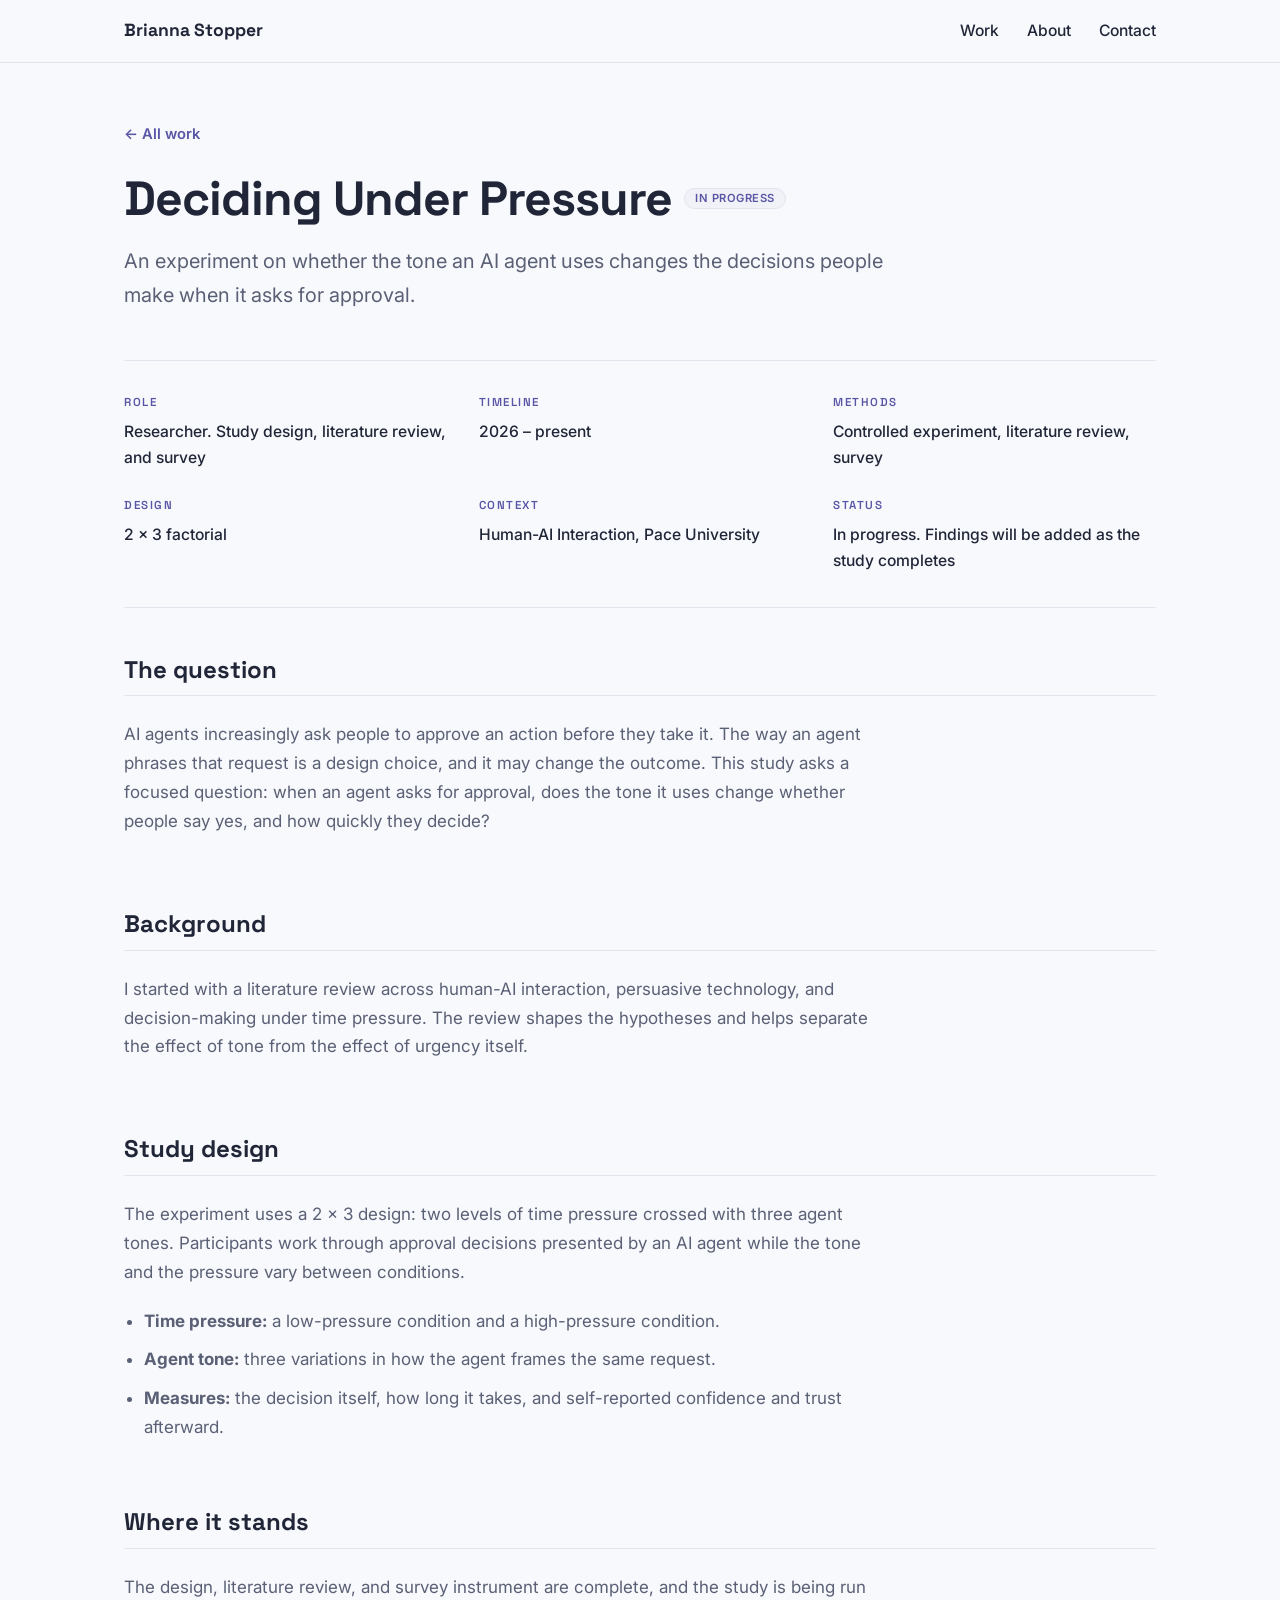
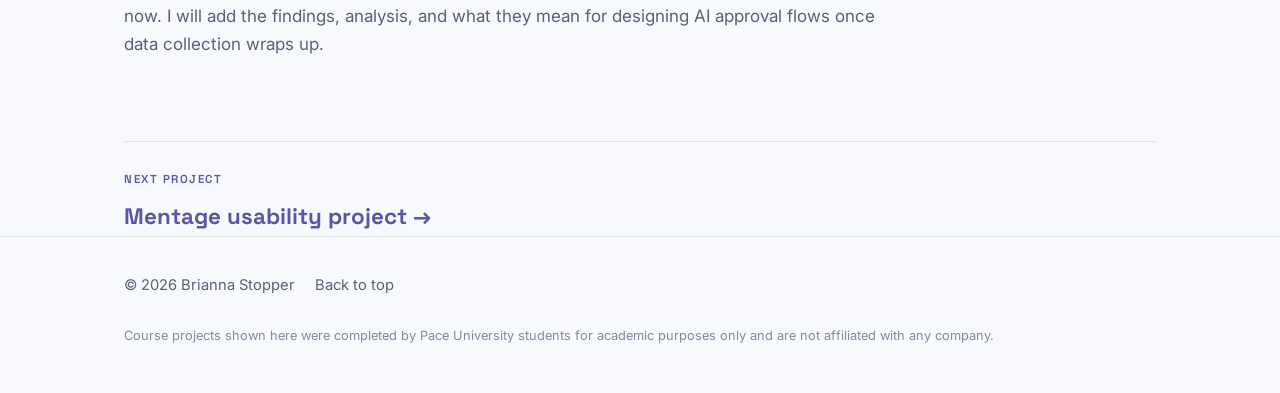
<file: projects/deciding-under-pressure.html>
<!DOCTYPE html>
<html lang="en">
<head>
    <meta charset="UTF-8">
    <meta name="viewport" content="width=device-width, initial-scale=1.0">
    <title>Deciding Under Pressure · Brianna Stopper</title>
    <meta name="description" content="An experiment on whether the tone an AI agent uses changes the decisions people make when it asks for approval.">
    <link rel="icon" type="image/svg+xml" href="../favicon.svg">
    <link rel="preconnect" href="https://fonts.googleapis.com">
    <link rel="preconnect" href="https://fonts.gstatic.com" crossorigin>
    <link rel="stylesheet" href="https://fonts.googleapis.com/css2?family=Inter:wght@400;500;600&family=Space+Grotesk:wght@500;600;700&display=swap">
    <link rel="stylesheet" href="../style.css">
</head>
<body>
    <header class="site-header">
        <div class="wrap">
            <a class="brand" href="../index.html">Brianna Stopper</a>
            <nav class="site-nav" aria-label="Main navigation">
                <a href="../index.html#work">Work</a>
                <a href="../index.html#about">About</a>
                <a href="../index.html#contact">Contact</a>
            </nav>
        </div>
    </header>

    <main>
        <article class="wrap" id="top">
            <header class="case-head">
                <a class="back" href="../index.html#work">&larr; All work</a>
                <h1>Deciding Under Pressure <span class="pill">In progress</span></h1>
                <p class="lede">An experiment on whether the tone an AI agent uses changes the decisions people make when it asks for approval.</p>
            </header>

            <dl class="meta-grid">
                <div><dt class="label">Role</dt><dd>Researcher. Study design, literature review, and survey</dd></div>
                <div><dt class="label">Timeline</dt><dd>2026 – present</dd></div>
                <div><dt class="label">Methods</dt><dd>Controlled experiment, literature review, survey</dd></div>
                <div><dt class="label">Design</dt><dd>2 × 3 factorial</dd></div>
                <div><dt class="label">Context</dt><dd>Human-AI Interaction, Pace University</dd></div>
                <div><dt class="label">Status</dt><dd>In progress. Findings will be added as the study completes</dd></div>
            </dl>

            <div class="case-body">
                <section class="case-section">
                    <h2>The question</h2>
                    <div class="case-content">
                        <div class="prose">
                            <p>AI agents increasingly ask people to approve an action before they take it. The way an agent phrases that request is a design choice, and it may change the outcome. This study asks a focused question: when an agent asks for approval, does the tone it uses change whether people say yes, and how quickly they decide?</p>
                        </div>
                    </div>
                </section>

                <section class="case-section">
                    <h2>Background</h2>
                    <div class="case-content">
                        <div class="prose">
                            <p>I started with a literature review across human-AI interaction, persuasive technology, and decision-making under time pressure. The review shapes the hypotheses and helps separate the effect of tone from the effect of urgency itself.</p>
                        </div>
                    </div>
                </section>

                <section class="case-section">
                    <h2>Study design</h2>
                    <div class="case-content">
                        <div class="prose">
                            <p>The experiment uses a 2 × 3 design: two levels of time pressure crossed with three agent tones. Participants work through approval decisions presented by an AI agent while the tone and the pressure vary between conditions.</p>
                        </div>
                        <ul class="bullets">
                            <li><strong>Time pressure:</strong> a low-pressure condition and a high-pressure condition.</li>
                            <li><strong>Agent tone:</strong> three variations in how the agent frames the same request.</li>
                            <li><strong>Measures:</strong> the decision itself, how long it takes, and self-reported confidence and trust afterward.</li>
                        </ul>
                    </div>
                </section>

                <section class="case-section">
                    <h2>Where it stands</h2>
                    <div class="case-content">
                        <div class="prose">
                            <p>The design, literature review, and survey instrument are complete, and the study is being run now. I will add the findings, analysis, and what they mean for designing AI approval flows once data collection wraps up.</p>
                        </div>
                    </div>
                </section>
            </div>

            <nav class="next-project" aria-label="Next project">
                <span class="label">Next project</span>
                <a href="mentage.html">Mentage usability project &rarr;</a>
            </nav>
        </article>
    </main>

    <footer class="site-footer">
        <div class="wrap">
            <span>&copy; <span id="year">2026</span> Brianna Stopper</span>
            <a href="#top">Back to top</a>
            <p class="footer-note">Course projects shown here were completed by Pace University students for academic purposes only and are not affiliated with any company.</p>
        </div>
    </footer>

    <script>
        document.getElementById("year").textContent = new Date().getFullYear();
    </script>
</body>
</html>
</file>
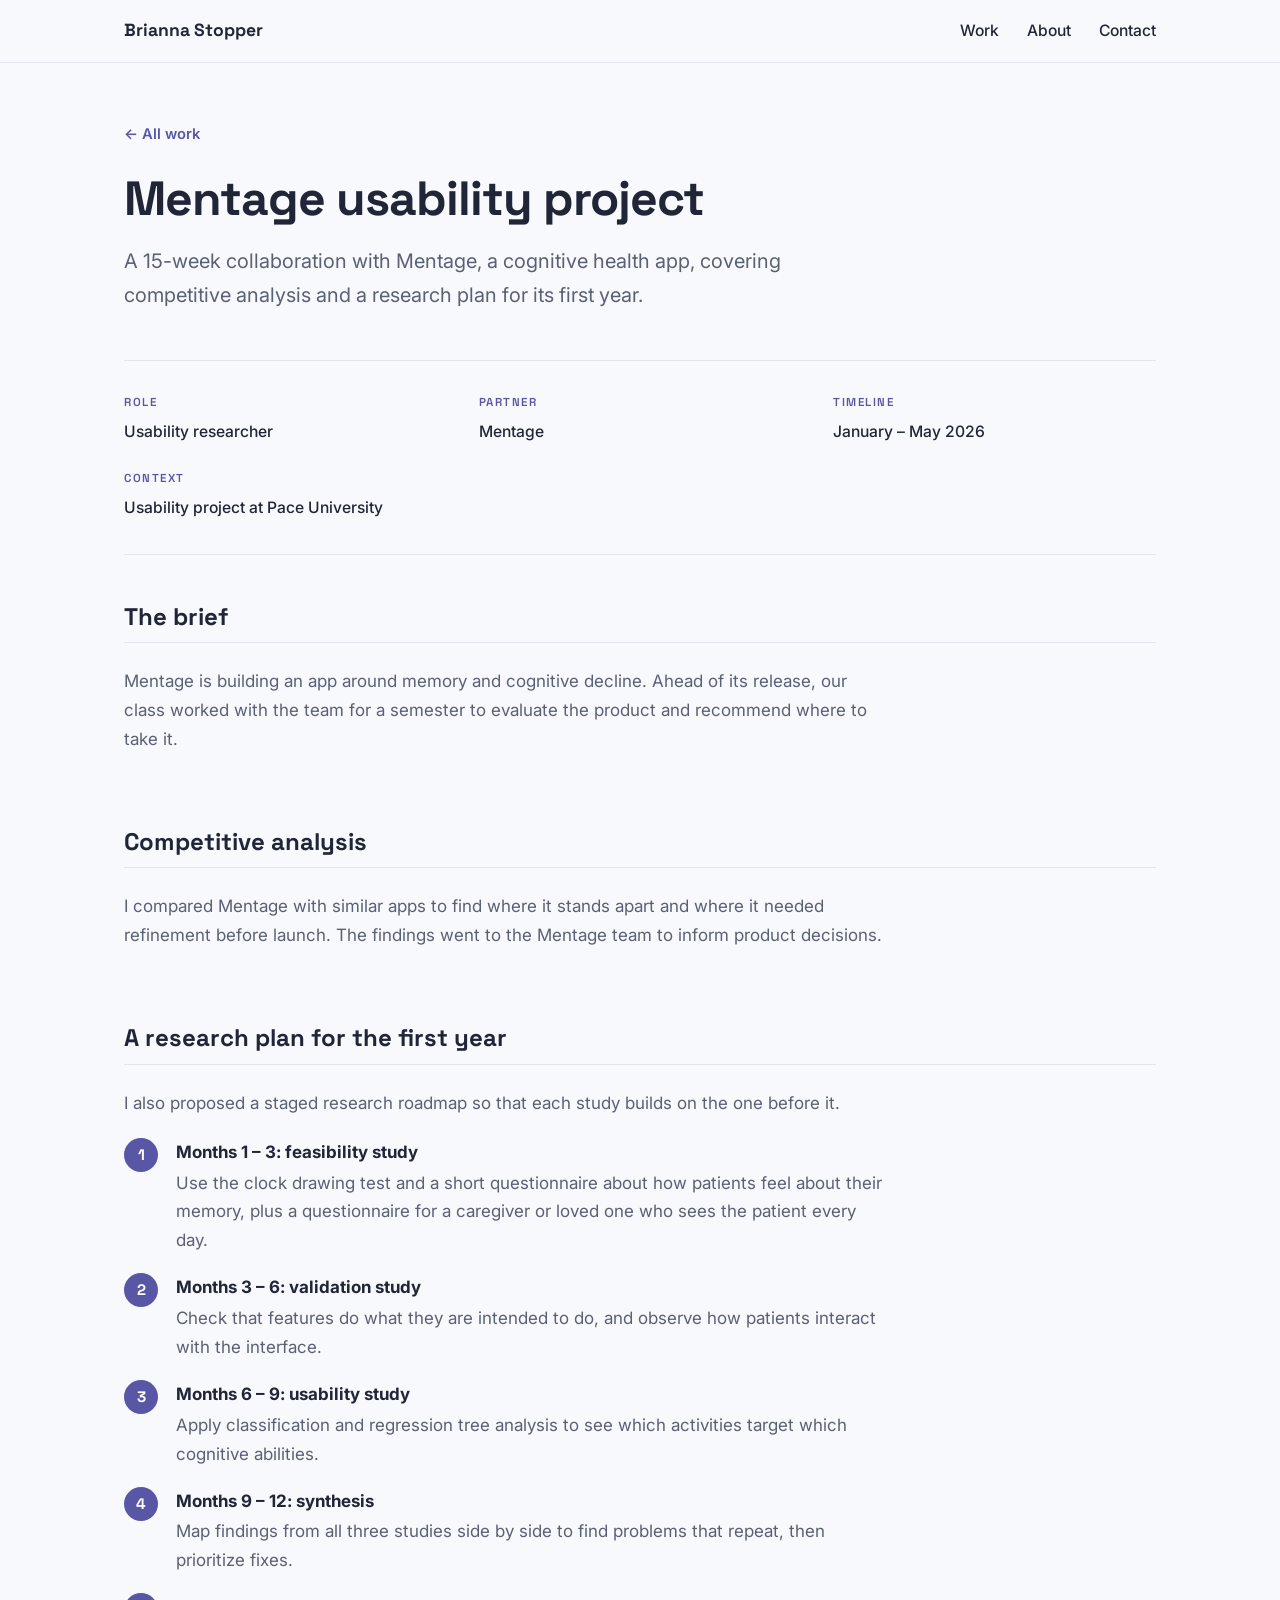
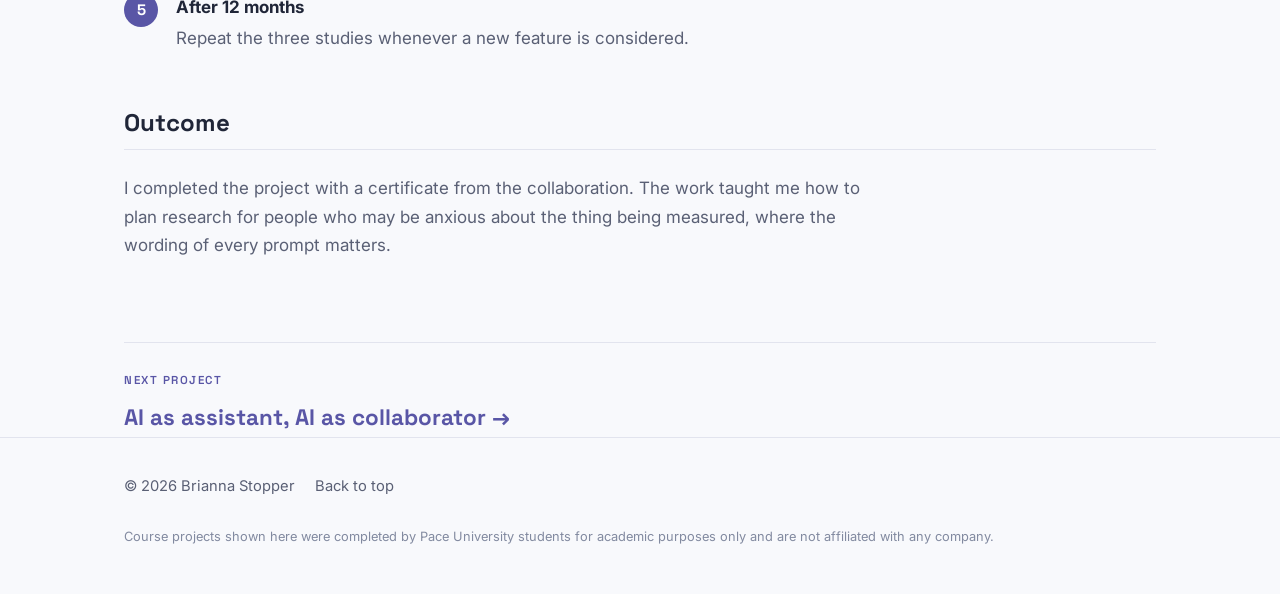
<file: projects/mentage.html>
<!DOCTYPE html>
<html lang="en">
<head>
    <meta charset="UTF-8">
    <meta name="viewport" content="width=device-width, initial-scale=1.0">
    <title>Mentage usability project · Brianna Stopper</title>
    <meta name="description" content="A 15-week collaboration with Mentage, a cognitive health app, covering competitive analysis and a research plan for its first year.">
    <link rel="icon" type="image/svg+xml" href="../favicon.svg">
    <link rel="preconnect" href="https://fonts.googleapis.com">
    <link rel="preconnect" href="https://fonts.gstatic.com" crossorigin>
    <link rel="stylesheet" href="https://fonts.googleapis.com/css2?family=Inter:wght@400;500;600&family=Space+Grotesk:wght@500;600;700&display=swap">
    <link rel="stylesheet" href="../style.css">
</head>
<body>
    <header class="site-header">
        <div class="wrap">
            <a class="brand" href="../index.html">Brianna Stopper</a>
            <nav class="site-nav" aria-label="Main navigation">
                <a href="../index.html#work">Work</a>
                <a href="../index.html#about">About</a>
                <a href="../index.html#contact">Contact</a>
            </nav>
        </div>
    </header>

    <main>
        <article class="wrap" id="top">
            <header class="case-head">
                <a class="back" href="../index.html#work">&larr; All work</a>
                <h1>Mentage usability project</h1>
                <p class="lede">A 15-week collaboration with Mentage, a cognitive health app, covering competitive analysis and a research plan for its first year.</p>
            </header>

            <dl class="meta-grid">
                <div><dt class="label">Role</dt><dd>Usability researcher</dd></div>
                <div><dt class="label">Partner</dt><dd>Mentage</dd></div>
                <div><dt class="label">Timeline</dt><dd>January – May 2026</dd></div>
                <div><dt class="label">Context</dt><dd>Usability project at Pace University</dd></div>
            </dl>

            <div class="case-body">
                <section class="case-section">
                    <h2>The brief</h2>
                    <div class="case-content">
                        <div class="prose">
                            <p>Mentage is building an app around memory and cognitive decline. Ahead of its release, our class worked with the team for a semester to evaluate the product and recommend where to take it.</p>
                        </div>
                    </div>
                </section>

                <section class="case-section">
                    <h2>Competitive analysis</h2>
                    <div class="case-content">
                        <div class="prose">
                            <p>I compared Mentage with similar apps to find where it stands apart and where it needed refinement before launch. The findings went to the Mentage team to inform product decisions.</p>
                        </div>
                    </div>
                </section>

                <section class="case-section">
                    <h2>A research plan for the first year</h2>
                    <div class="case-content">
                        <div class="prose">
                            <p>I also proposed a staged research roadmap so that each study builds on the one before it.</p>
                        </div>
                        <ol class="steps">
                            <li><strong>Months 1 – 3: feasibility study</strong><span>Use the clock drawing test and a short questionnaire about how patients feel about their memory, plus a questionnaire for a caregiver or loved one who sees the patient every day.</span></li>
                            <li><strong>Months 3 – 6: validation study</strong><span>Check that features do what they are intended to do, and observe how patients interact with the interface.</span></li>
                            <li><strong>Months 6 – 9: usability study</strong><span>Apply classification and regression tree analysis to see which activities target which cognitive abilities.</span></li>
                            <li><strong>Months 9 – 12: synthesis</strong><span>Map findings from all three studies side by side to find problems that repeat, then prioritize fixes.</span></li>
                            <li><strong>After 12 months</strong><span>Repeat the three studies whenever a new feature is considered.</span></li>
                        </ol>
                    </div>
                </section>

                <section class="case-section">
                    <h2>Outcome</h2>
                    <div class="case-content">
                        <div class="prose">
                            <p>I completed the project with a certificate from the collaboration. The work taught me how to plan research for people who may be anxious about the thing being measured, where the wording of every prompt matters.</p>
                        </div>
                    </div>
                </section>
            </div>

            <nav class="next-project" aria-label="Next project">
                <span class="label">Next project</span>
                <a href="ai-collaboration.html">AI as assistant, AI as collaborator &rarr;</a>
            </nav>
        </article>
    </main>

    <footer class="site-footer">
        <div class="wrap">
            <span>&copy; <span id="year">2026</span> Brianna Stopper</span>
            <a href="#top">Back to top</a>
            <p class="footer-note">Course projects shown here were completed by Pace University students for academic purposes only and are not affiliated with any company.</p>
        </div>
    </footer>

    <script>
        document.getElementById("year").textContent = new Date().getFullYear();
    </script>
</body>
</html>
</file>
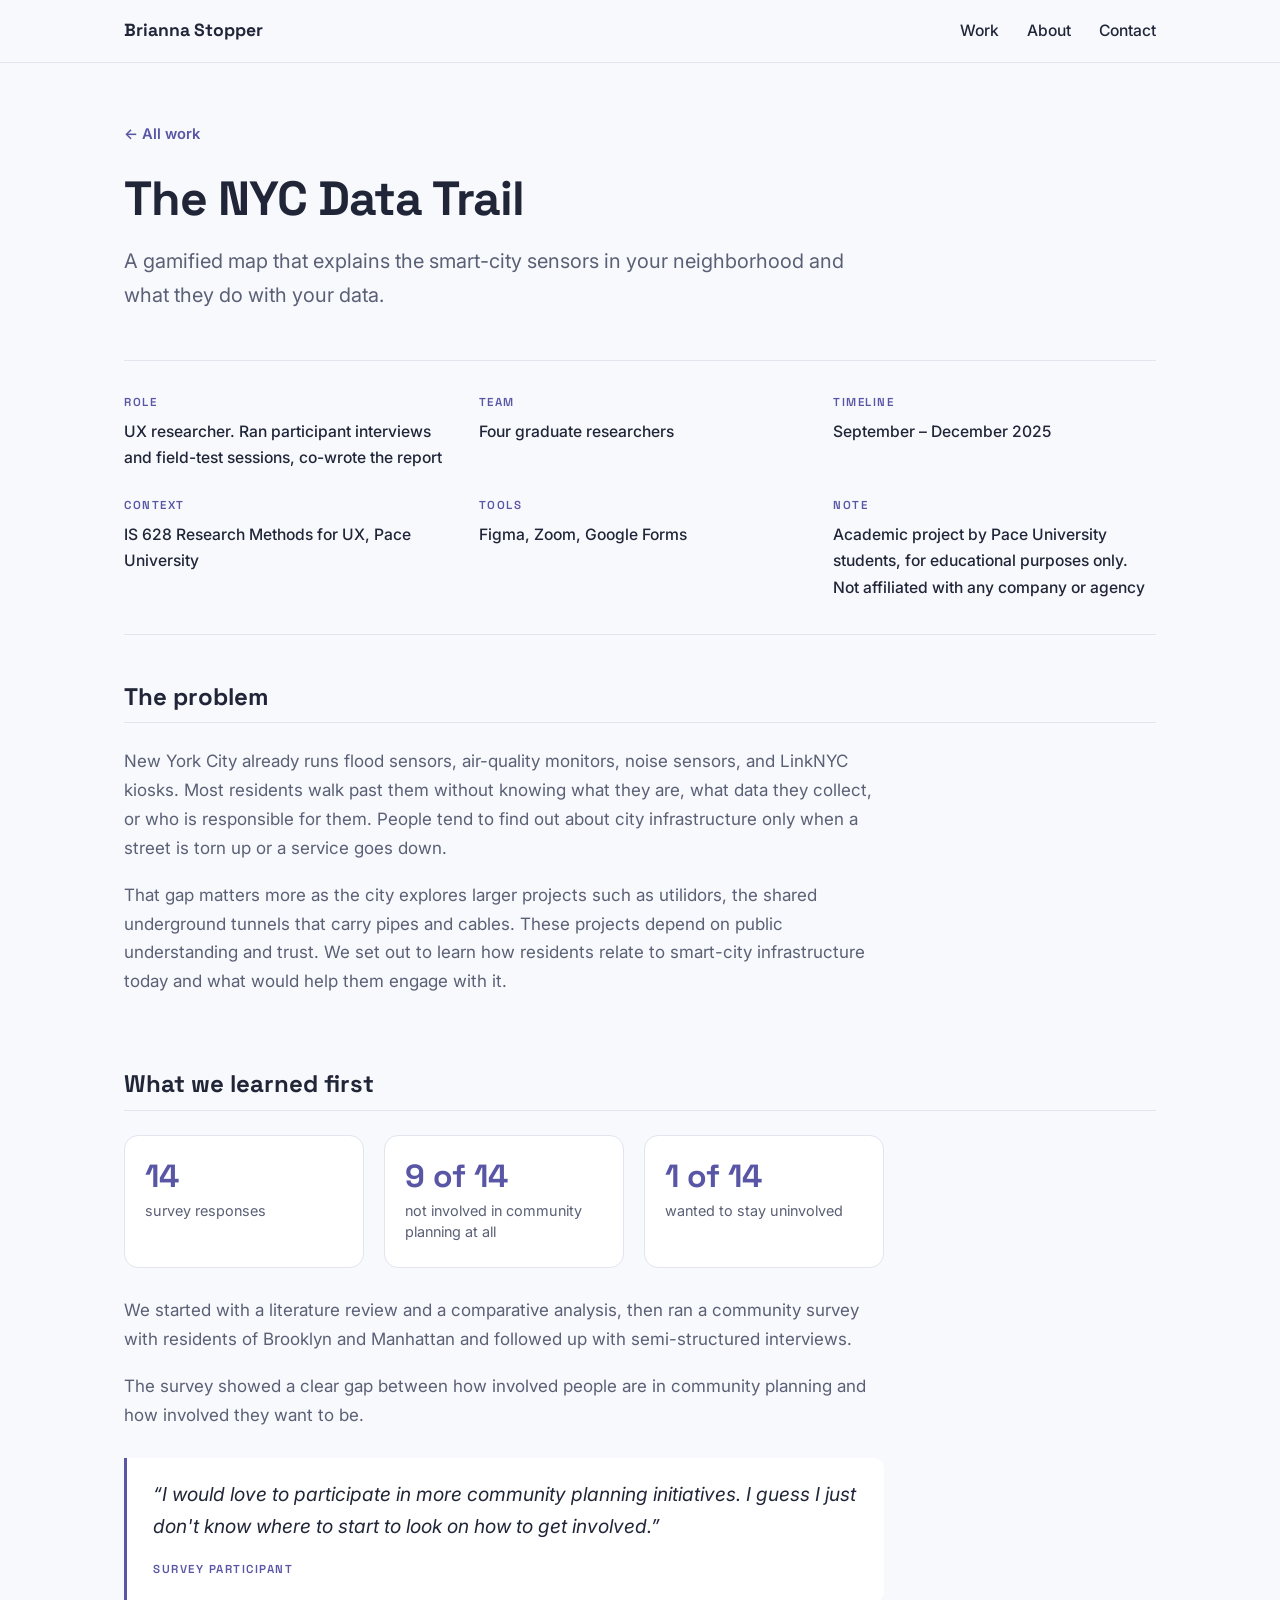
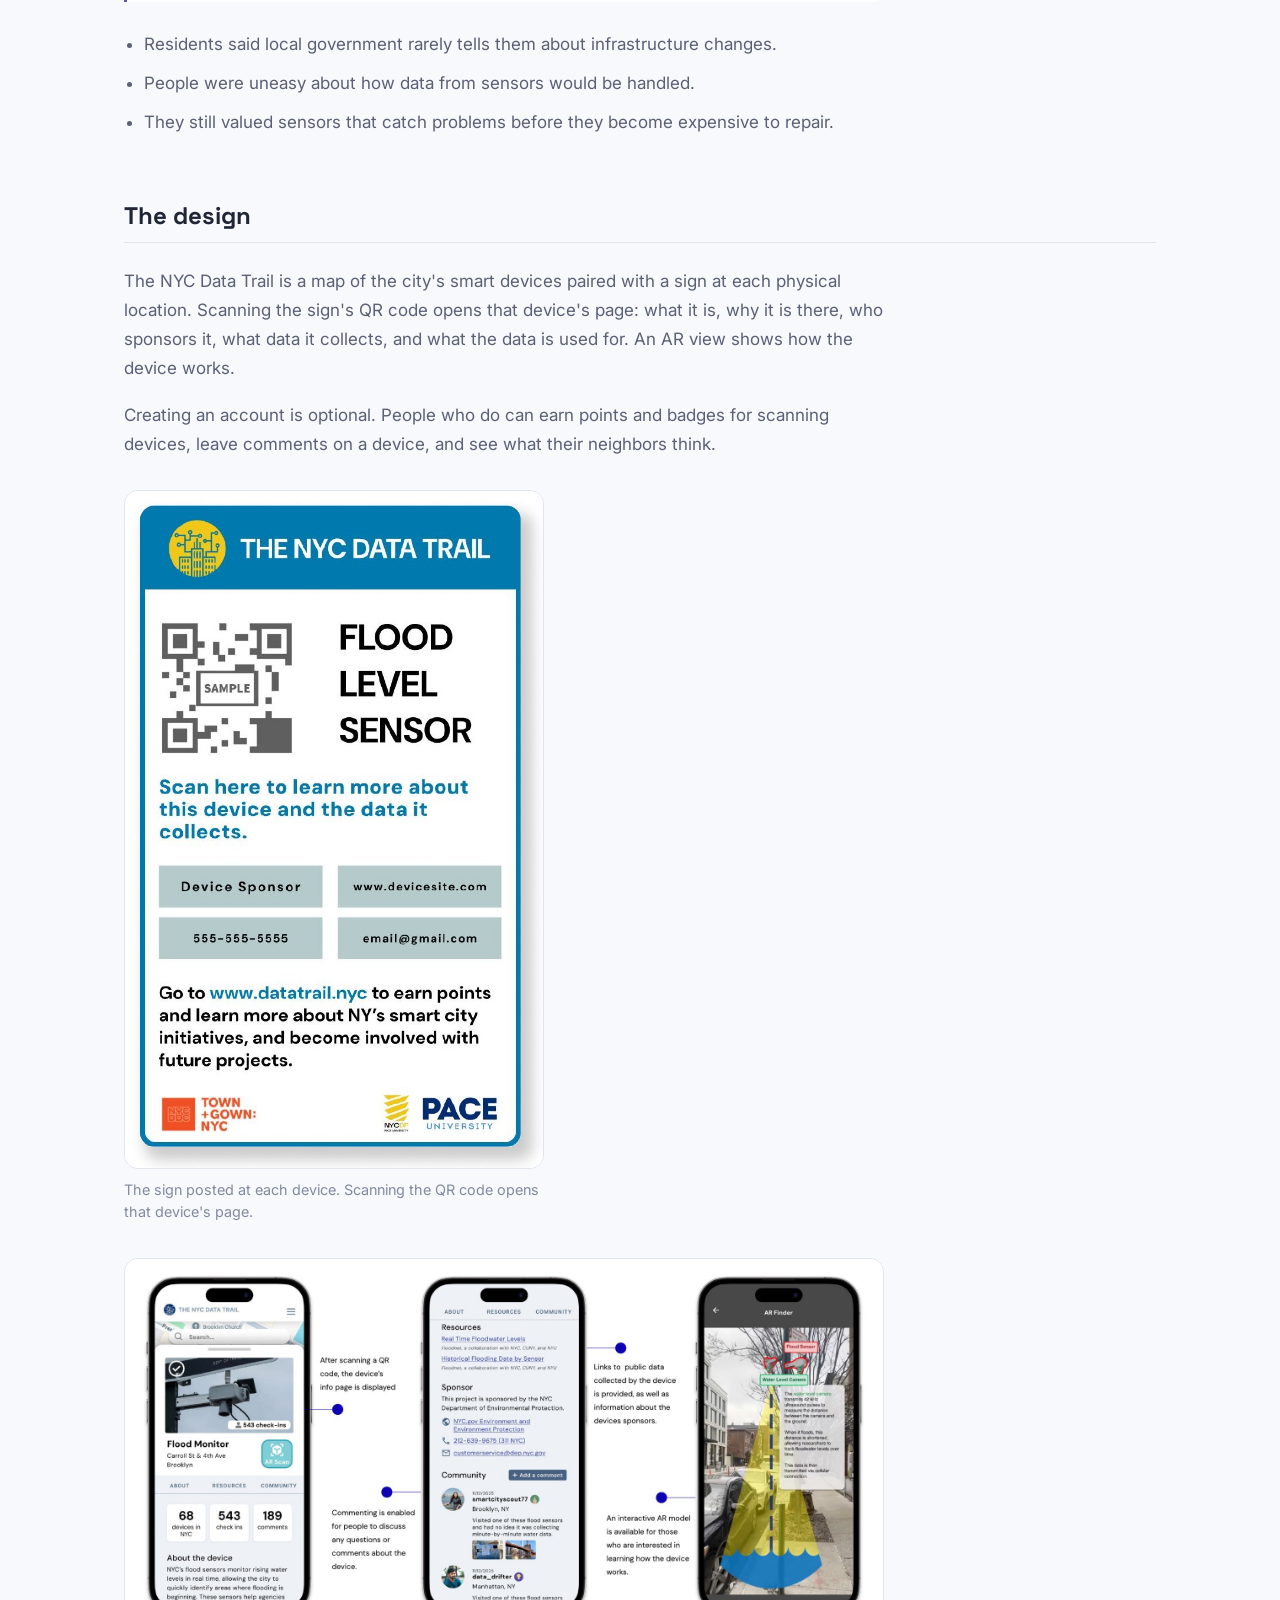
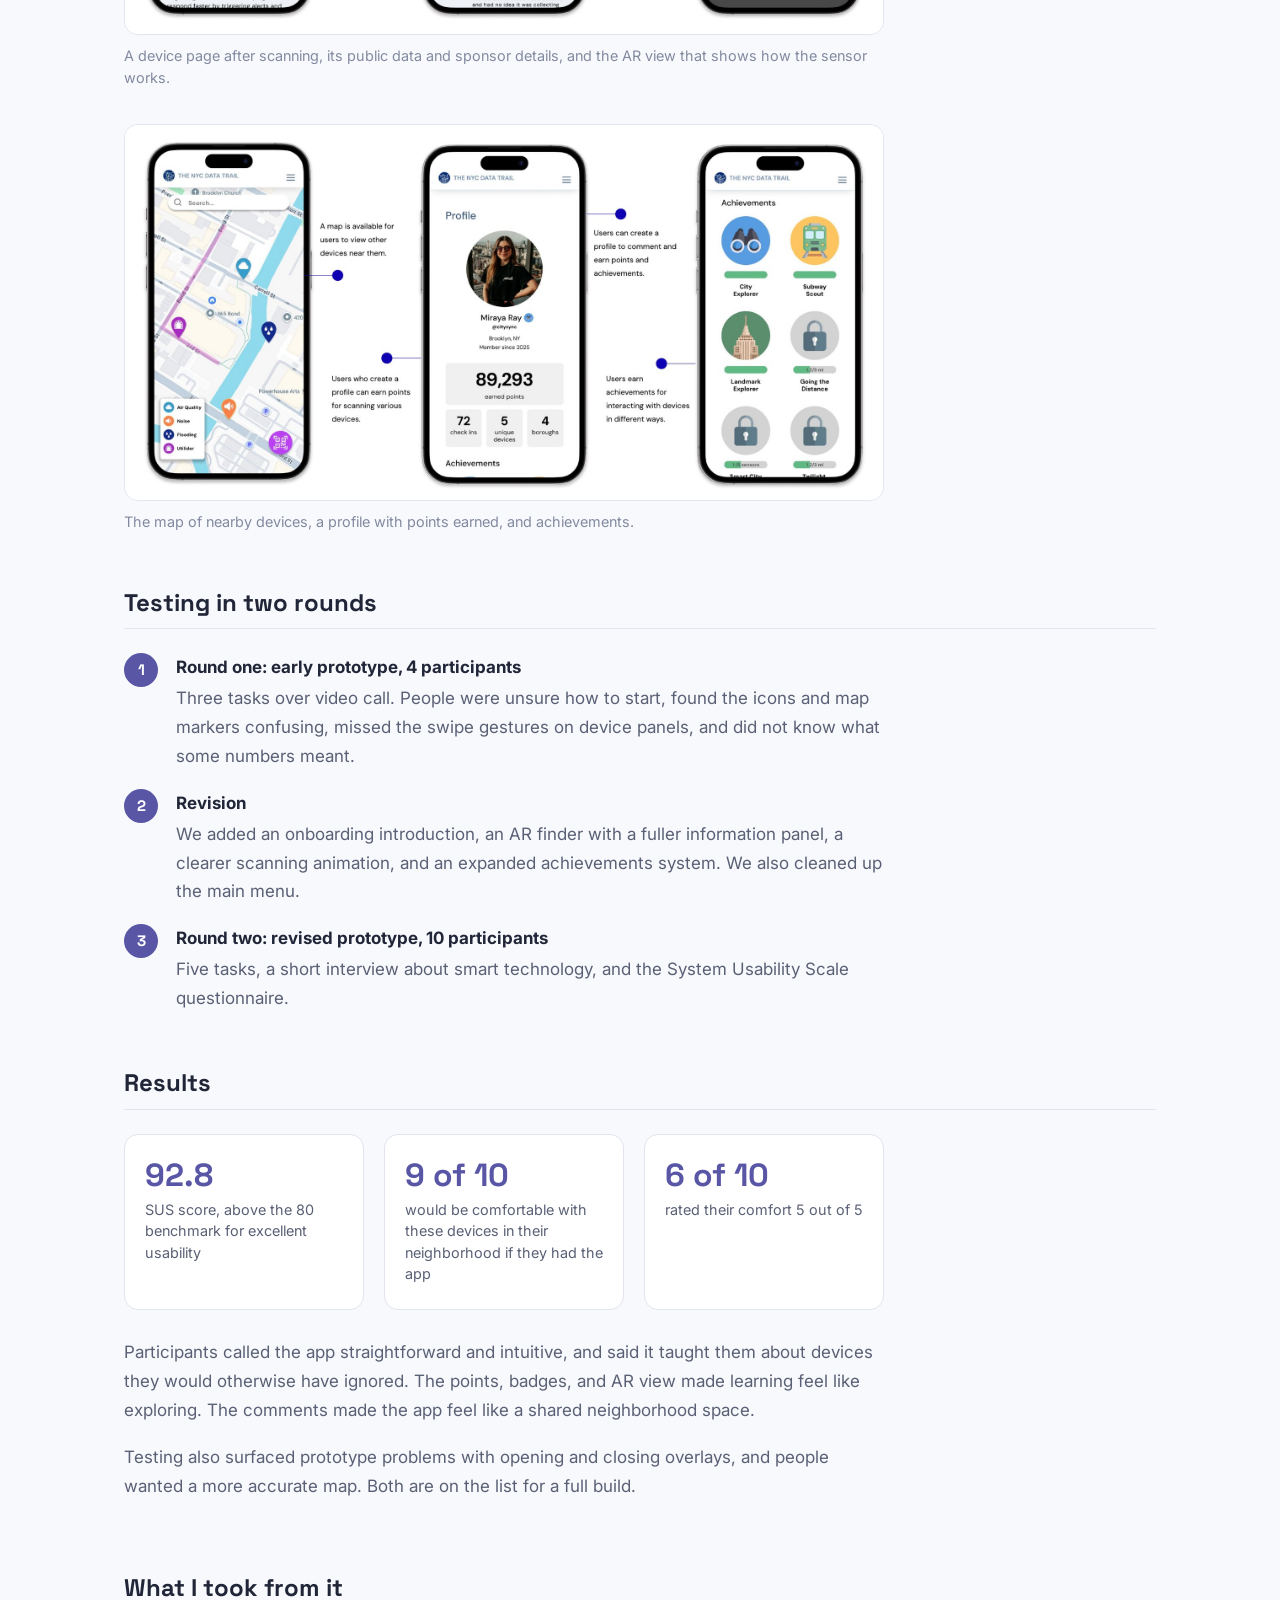
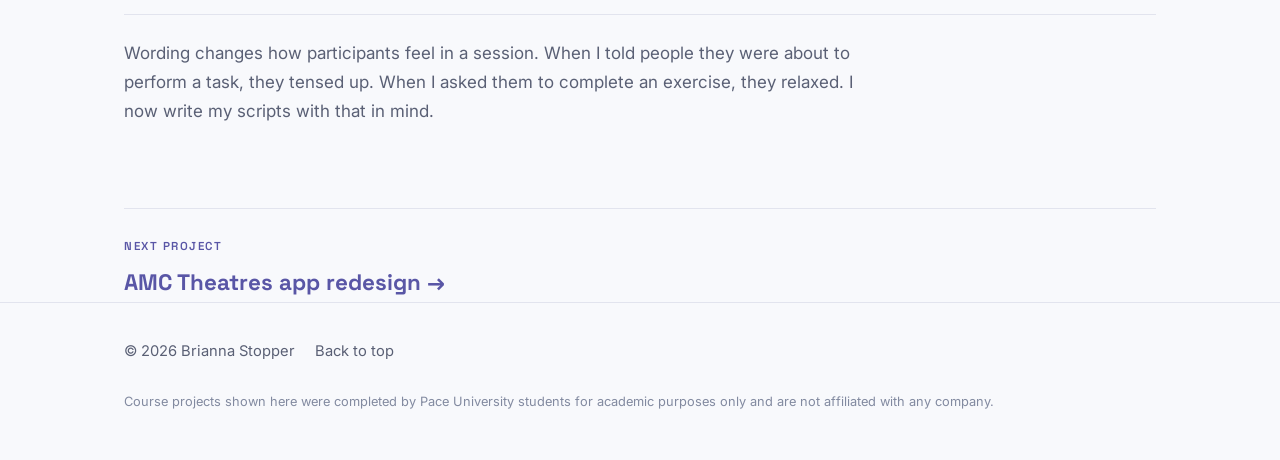
<file: projects/nyc-data-trail.html>
<!DOCTYPE html>
<html lang="en">
<head>
    <meta charset="UTF-8">
    <meta name="viewport" content="width=device-width, initial-scale=1.0">
    <title>The NYC Data Trail · Brianna Stopper</title>
    <meta name="description" content="A gamified map that explains the smart-city sensors in your neighborhood and what they do with your data.">
    <link rel="icon" type="image/svg+xml" href="../favicon.svg">
    <link rel="preconnect" href="https://fonts.googleapis.com">
    <link rel="preconnect" href="https://fonts.gstatic.com" crossorigin>
    <link rel="stylesheet" href="https://fonts.googleapis.com/css2?family=Inter:wght@400;500;600&family=Space+Grotesk:wght@500;600;700&display=swap">
    <link rel="stylesheet" href="../style.css">
</head>
<body>
    <header class="site-header">
        <div class="wrap">
            <a class="brand" href="../index.html">Brianna Stopper</a>
            <nav class="site-nav" aria-label="Main navigation">
                <a href="../index.html#work">Work</a>
                <a href="../index.html#about">About</a>
                <a href="../index.html#contact">Contact</a>
            </nav>
        </div>
    </header>

    <main>
        <article class="wrap" id="top">
            <header class="case-head">
                <a class="back" href="../index.html#work">&larr; All work</a>
                <h1>The NYC Data Trail</h1>
                <p class="lede">A gamified map that explains the smart-city sensors in your neighborhood and what they do with your data.</p>
            </header>

            <dl class="meta-grid">
                <div><dt class="label">Role</dt><dd>UX researcher. Ran participant interviews and field-test sessions, co-wrote the report</dd></div>
                <div><dt class="label">Team</dt><dd>Four graduate researchers</dd></div>
                <div><dt class="label">Timeline</dt><dd>September – December 2025</dd></div>
                <div><dt class="label">Context</dt><dd>IS 628 Research Methods for UX, Pace University</dd></div>
                <div><dt class="label">Tools</dt><dd>Figma, Zoom, Google Forms</dd></div>
                <div><dt class="label">Note</dt><dd>Academic project by Pace University students, for educational purposes only. Not affiliated with any company or agency</dd></div>
            </dl>

            <div class="case-body">
                <section class="case-section">
                    <h2>The problem</h2>
                    <div class="case-content">
                        <div class="prose">
                            <p>New York City already runs flood sensors, air-quality monitors, noise sensors, and LinkNYC kiosks. Most residents walk past them without knowing what they are, what data they collect, or who is responsible for them. People tend to find out about city infrastructure only when a street is torn up or a service goes down.</p>
                            <p>That gap matters more as the city explores larger projects such as utilidors, the shared underground tunnels that carry pipes and cables. These projects depend on public understanding and trust. We set out to learn how residents relate to smart-city infrastructure today and what would help them engage with it.</p>
                        </div>
                    </div>
                </section>

                <section class="case-section">
                    <h2>What we learned first</h2>
                    <div class="case-content">
                        <div class="stats">
                            <div class="stat"><span class="num">14</span><span class="cap">survey responses</span></div>
                            <div class="stat"><span class="num">9 of 14</span><span class="cap">not involved in community planning at all</span></div>
                            <div class="stat"><span class="num">1 of 14</span><span class="cap">wanted to stay uninvolved</span></div>
                        </div>
                        <div class="prose">
                            <p>We started with a literature review and a comparative analysis, then ran a community survey with residents of Brooklyn and Manhattan and followed up with semi-structured interviews.</p>
                            <p>The survey showed a clear gap between how involved people are in community planning and how involved they want to be.</p>
                        </div>
                        <blockquote class="quote"><p>&ldquo;I would love to participate in more community planning initiatives. I guess I just don't know where to start to look on how to get involved.&rdquo;</p><span class="label">Survey participant</span></blockquote>
                        <ul class="bullets">
                            <li>Residents said local government rarely tells them about infrastructure changes.</li>
                            <li>People were uneasy about how data from sensors would be handled.</li>
                            <li>They still valued sensors that catch problems before they become expensive to repair.</li>
                        </ul>
                    </div>
                </section>

                <section class="case-section">
                    <h2>The design</h2>
                    <div class="case-content">
                        <div class="prose">
                            <p>The NYC Data Trail is a map of the city's smart devices paired with a sign at each physical location. Scanning the sign's QR code opens that device's page: what it is, why it is there, who sponsors it, what data it collects, and what the data is used for. An AR view shows how the device works.</p>
                            <p>Creating an account is optional. People who do can earn points and badges for scanning devices, leave comments on a device, and see what their neighbors think.</p>
                        </div>
                        <div class="case-images">
                            <figure class="narrow">
                                <img src="../images/data-trail-sign.jpg" alt="NYC Data Trail sign for a flood level sensor, with a QR code, the device sponsor's contact details, and a link to the website" loading="lazy">
                                <figcaption>The sign posted at each device. Scanning the QR code opens that device's page.</figcaption>
                            </figure>
                            <figure>
                                <img src="../images/data-trail-device-page.jpg" alt="Three phone screens: a flood monitor's information page, its resources and community comments, and the AR finder labeling a flood sensor on a street" loading="lazy">
                                <figcaption>A device page after scanning, its public data and sponsor details, and the AR view that shows how the sensor works.</figcaption>
                            </figure>
                            <figure>
                                <img src="../images/data-trail-map-profile.jpg" alt="Three phone screens: a map of nearby devices, a user profile with earned points, and the achievements page" loading="lazy">
                                <figcaption>The map of nearby devices, a profile with points earned, and achievements.</figcaption>
                            </figure>
                        </div>
                    </div>
                </section>

                <section class="case-section">
                    <h2>Testing in two rounds</h2>
                    <div class="case-content">
                        <ol class="steps">
                            <li><strong>Round one: early prototype, 4 participants</strong><span>Three tasks over video call. People were unsure how to start, found the icons and map markers confusing, missed the swipe gestures on device panels, and did not know what some numbers meant.</span></li>
                            <li><strong>Revision</strong><span>We added an onboarding introduction, an AR finder with a fuller information panel, a clearer scanning animation, and an expanded achievements system. We also cleaned up the main menu.</span></li>
                            <li><strong>Round two: revised prototype, 10 participants</strong><span>Five tasks, a short interview about smart technology, and the System Usability Scale questionnaire.</span></li>
                        </ol>
                    </div>
                </section>

                <section class="case-section">
                    <h2>Results</h2>
                    <div class="case-content">
                        <div class="stats">
                            <div class="stat"><span class="num">92.8</span><span class="cap">SUS score, above the 80 benchmark for excellent usability</span></div>
                            <div class="stat"><span class="num">9 of 10</span><span class="cap">would be comfortable with these devices in their neighborhood if they had the app</span></div>
                            <div class="stat"><span class="num">6 of 10</span><span class="cap">rated their comfort 5 out of 5</span></div>
                        </div>
                        <div class="prose">
                            <p>Participants called the app straightforward and intuitive, and said it taught them about devices they would otherwise have ignored. The points, badges, and AR view made learning feel like exploring. The comments made the app feel like a shared neighborhood space.</p>
                            <p>Testing also surfaced prototype problems with opening and closing overlays, and people wanted a more accurate map. Both are on the list for a full build.</p>
                        </div>
                    </div>
                </section>

                <section class="case-section">
                    <h2>What I took from it</h2>
                    <div class="case-content">
                        <div class="prose">
                            <p>Wording changes how participants feel in a session. When I told people they were about to perform a task, they tensed up. When I asked them to complete an exercise, they relaxed. I now write my scripts with that in mind.</p>
                        </div>
                    </div>
                </section>
            </div>

            <nav class="next-project" aria-label="Next project">
                <span class="label">Next project</span>
                <a href="amc-app-redesign.html">AMC Theatres app redesign &rarr;</a>
            </nav>
        </article>
    </main>

    <footer class="site-footer">
        <div class="wrap">
            <span>&copy; <span id="year">2026</span> Brianna Stopper</span>
            <a href="#top">Back to top</a>
            <p class="footer-note">Course projects shown here were completed by Pace University students for academic purposes only and are not affiliated with any company.</p>
        </div>
    </footer>

    <script>
        document.getElementById("year").textContent = new Date().getFullYear();
    </script>
</body>
</html>
</file>
<file: style.css>
/* ============================================================
   Brianna Stopper — portfolio styles
   Palette + typography kept consistent across home and case pages.
   ============================================================ */

:root {
    --background: #f8f9fc;
    --surface: #ffffff;
    --surface-2: #f1f2f8;
    --text: #202638;
    --muted: #5a6075;
    --quiet: #828aa0;
    --accent: #5956a6;
    --accent-2: #8db5e8;
    --border: #e2e4ee;
    --border-strong: #cdd0df;
    --heading-font: "Space Grotesk", Arial, sans-serif;
    --body-font: "Inter", Arial, sans-serif;
    --maxw: 1080px;
    --radius: 14px;
}

* { box-sizing: border-box; }

html { scroll-behavior: smooth; }

body {
    margin: 0;
    background: var(--background);
    color: var(--text);
    font-family: var(--body-font);
    font-size: 17px;
    line-height: 1.7;
    -webkit-font-smoothing: antialiased;
}

/* Layout container */
.wrap {
    width: 100%;
    max-width: var(--maxw);
    margin: 0 auto;
    padding-left: 24px;
    padding-right: 24px;
}

h1, h2, h3 {
    font-family: var(--heading-font);
    line-height: 1.15;
    color: var(--text);
}

a { color: var(--accent); }

/* Small uppercase label used throughout */
.label {
    display: inline-block;
    font-family: var(--heading-font);
    font-size: 0.72rem;
    font-weight: 600;
    letter-spacing: 1.5px;
    text-transform: uppercase;
    color: var(--accent);
}

/* ---------- Header / nav ---------- */
.site-header {
    position: sticky;
    top: 0;
    z-index: 20;
    background: rgba(248, 249, 252, 0.9);
    backdrop-filter: saturate(180%) blur(8px);
    border-bottom: 1px solid var(--border);
}

.site-header .wrap {
    display: flex;
    align-items: center;
    justify-content: space-between;
    padding-top: 16px;
    padding-bottom: 16px;
}

.brand {
    font-family: var(--heading-font);
    font-weight: 700;
    font-size: 1.1rem;
    color: var(--text);
    text-decoration: none;
}

.site-nav {
    display: flex;
    gap: 28px;
    flex-wrap: wrap;
}

.site-nav a {
    color: var(--text);
    text-decoration: none;
    font-weight: 500;
    font-size: 0.98rem;
    transition: color 0.2s ease;
}

.site-nav a:hover { color: var(--accent); }

/* Keyboard focus */
a:focus-visible,
button:focus-visible,
.work-row:focus-visible {
    outline: 2px solid var(--accent);
    outline-offset: 4px;
    border-radius: 4px;
}

/* ---------- Hero ---------- */
.hero {
    padding-top: 90px;
    padding-bottom: 70px;
}

.hero h1 {
    font-size: clamp(2rem, 4.5vw, 3.4rem);
    letter-spacing: -1.5px;
    max-width: 18ch;
    margin: 20px 0 0;
}

.hero-meta { margin-top: 28px; }

/* ---------- Generic section ---------- */
.section {
    padding-top: 70px;
    padding-bottom: 70px;
    border-top: 1px solid var(--border);
}

.section-head {
    display: flex;
    align-items: baseline;
    justify-content: space-between;
    gap: 16px;
    margin-bottom: 36px;
}

.section-head h2 {
    font-size: 1.7rem;
    margin: 0;
}

/* ---------- Work list ---------- */
.work-list {
    display: flex;
    flex-direction: column;
    gap: 16px;
}

.work-row {
    display: grid;
    grid-template-columns: 180px 1fr;
    gap: 28px;
    align-items: center;
    padding: 24px;
    background: var(--surface);
    border: 1px solid var(--border);
    border-radius: var(--radius);
    text-decoration: none;
    color: inherit;
    transition: transform 0.2s ease, box-shadow 0.2s ease, border-color 0.2s ease;
}

.work-row:hover {
    transform: translateY(-3px);
    box-shadow: 0 14px 34px rgba(32, 38, 56, 0.09);
    border-color: var(--border-strong);
}

.figure-tile {
    display: flex;
    flex-direction: column;
    align-items: center;
    justify-content: center;
    gap: 6px;
    aspect-ratio: 16 / 10;
    border-radius: 10px;
    background: linear-gradient(135deg, var(--accent), var(--accent-2));
    color: #fff;
    text-align: center;
    padding: 12px;
}

.figure-tile .num {
    font-family: var(--heading-font);
    font-weight: 700;
    font-size: 1.9rem;
    line-height: 1;
}

.figure-tile .label { color: rgba(255, 255, 255, 0.9); }

.work-body h3 {
    font-size: 1.35rem;
    margin: 0 0 8px;
    display: flex;
    align-items: center;
    gap: 10px;
    flex-wrap: wrap;
}

.work-body p {
    margin: 0 0 12px;
    color: var(--muted);
}

.title-text { color: var(--text); }

.work-row:hover .title-text { color: var(--accent); }

/* Status pill */
.pill {
    display: inline-block;
    font-family: var(--body-font);
    font-size: 0.7rem;
    font-weight: 600;
    letter-spacing: 0.5px;
    text-transform: uppercase;
    color: var(--accent);
    background: var(--surface-2);
    border: 1px solid var(--border);
    border-radius: 999px;
    padding: 3px 10px;
}

/* ---------- About ---------- */
.about-grid {
    display: grid;
    grid-template-columns: 1.4fr 1fr;
    gap: 48px;
}

.prose p {
    margin: 0 0 18px;
    color: var(--muted);
}

.prose p.quiet,
.quiet { color: var(--quiet); }

.facts { display: flex; flex-direction: column; gap: 28px; }

.fact-group .label { margin-bottom: 12px; }

.fact-list {
    list-style: none;
    margin: 0;
    padding: 0;
    display: flex;
    flex-direction: column;
    gap: 16px;
}

.fact-list li {
    display: grid;
    grid-template-columns: 1fr auto;
    gap: 2px 12px;
    padding-bottom: 14px;
    border-bottom: 1px solid var(--border);
    font-weight: 500;
}

.fact-list .when {
    color: var(--quiet);
    font-size: 0.85rem;
    text-align: right;
}

.fact-list .sub {
    grid-column: 1 / -1;
    color: var(--muted);
    font-weight: 400;
    font-size: 0.92rem;
}

/* Skills */
.skills {
    display: grid;
    grid-template-columns: repeat(3, 1fr);
    gap: 32px;
    margin-top: 48px;
    padding-top: 40px;
    border-top: 1px solid var(--border);
}

.skills .label { margin-bottom: 14px; }

.skills ul {
    list-style: none;
    margin: 0;
    padding: 0;
    display: flex;
    flex-direction: column;
    gap: 8px;
}

.skills li {
    color: var(--muted);
    font-size: 0.95rem;
}

/* ---------- Contact ---------- */
.contact h2 {
    font-size: 1.7rem;
    margin: 12px 0 32px;
    max-width: 22ch;
}

.contact-rows { display: flex; flex-direction: column; gap: 4px; }

.contact-row {
    display: flex;
    align-items: center;
    gap: 16px;
    padding: 18px 0;
    border-top: 1px solid var(--border);
    flex-wrap: wrap;
}

.contact-row .label { min-width: 90px; }

.contact-row .value {
    font-size: 1.05rem;
    font-weight: 500;
    color: var(--text);
    text-decoration: none;
}

.contact-row .value:hover { color: var(--accent); }

.copy-btn {
    margin-left: auto;
    font-family: var(--body-font);
    font-size: 0.82rem;
    font-weight: 600;
    color: var(--accent);
    background: var(--surface);
    border: 1px solid var(--border);
    border-radius: 8px;
    padding: 6px 14px;
    cursor: pointer;
    transition: background 0.2s ease, border-color 0.2s ease;
}

.copy-btn:hover {
    background: var(--surface-2);
    border-color: var(--border-strong);
}

/* Scan-to-visit QR */
.qr-block {
    display: flex;
    flex-direction: column;
    align-items: flex-start;
    gap: 12px;
    margin-top: 40px;
}

.qr {
    display: block;
    width: 140px;
    height: 140px;
    padding: 10px;
    background: #fff;
    border: 1px solid var(--border);
    border-radius: 12px;
}

/* ---------- Footer ---------- */
.site-footer {
    border-top: 1px solid var(--border);
    padding-top: 36px;
    padding-bottom: 48px;
}

.site-footer .wrap {
    display: flex;
    align-items: center;
    gap: 20px;
    flex-wrap: wrap;
    color: var(--muted);
    font-size: 0.92rem;
}

.site-footer a {
    color: var(--muted);
    text-decoration: none;
}

.site-footer a:hover { color: var(--accent); }

.footer-note {
    flex-basis: 100%;
    margin: 8px 0 0;
    color: var(--quiet);
    font-size: 0.8rem;
    line-height: 1.5;
}

/* ============================================================
   Case study pages
   ============================================================ */

.case-head {
    padding-top: 56px;
    max-width: 760px;
}

.back {
    display: inline-block;
    text-decoration: none;
    font-weight: 600;
    font-size: 0.92rem;
    margin-bottom: 24px;
}

.back:hover { text-decoration: underline; }

.case-head h1 {
    font-size: clamp(2rem, 4vw, 3rem);
    letter-spacing: -1px;
    margin: 0 0 18px;
    display: flex;
    align-items: center;
    gap: 12px;
    flex-wrap: wrap;
}

.lede {
    font-size: 1.25rem;
    color: var(--muted);
    margin: 0;
    max-width: 60ch;
}

/* Meta grid */
.meta-grid {
    display: grid;
    grid-template-columns: repeat(3, 1fr);
    gap: 24px 32px;
    margin: 48px 0;
    padding: 32px 0;
    border-top: 1px solid var(--border);
    border-bottom: 1px solid var(--border);
}

.meta-grid div { display: flex; flex-direction: column; gap: 6px; }

.meta-grid dt { margin: 0; }

.meta-grid dd {
    margin: 0;
    color: var(--text);
    font-weight: 500;
    font-size: 0.98rem;
}

/* Case body */
.case-body {
    display: flex;
    flex-direction: column;
    gap: 56px;
}

.case-section { }

.case-section > h2 {
    font-size: 1.5rem;
    margin: 0 0 24px;
    padding-bottom: 12px;
    border-bottom: 1px solid var(--border);
}

.case-content { max-width: 760px; }

.case-content .prose p { color: var(--muted); }

/* Bullets and ordered steps */
.bullets {
    margin: 20px 0 0;
    padding-left: 20px;
    color: var(--muted);
}

.bullets li { margin-bottom: 10px; }

.steps {
    list-style: none;
    counter-reset: step;
    margin: 20px 0 0;
    padding: 0;
    display: flex;
    flex-direction: column;
    gap: 18px;
}

.steps li {
    counter-increment: step;
    position: relative;
    padding-left: 52px;
    min-height: 36px;
}

.steps li::before {
    content: counter(step);
    position: absolute;
    left: 0;
    top: 0;
    width: 34px;
    height: 34px;
    display: flex;
    align-items: center;
    justify-content: center;
    font-family: var(--heading-font);
    font-weight: 700;
    font-size: 0.95rem;
    color: #fff;
    background: var(--accent);
    border-radius: 50%;
}

.steps li strong {
    display: block;
    color: var(--text);
    margin-bottom: 2px;
}

.steps li span { color: var(--muted); }

/* Quote */
.quote {
    margin: 28px 0;
    padding: 20px 26px;
    border-left: 3px solid var(--accent);
    background: var(--surface);
    border-radius: 0 10px 10px 0;
}

.quote p {
    margin: 0 0 10px;
    font-size: 1.2rem;
    font-style: italic;
    color: var(--text);
}

/* Stats */
.stats {
    display: grid;
    grid-template-columns: repeat(3, 1fr);
    gap: 20px;
    margin: 0 0 28px;
}

.stat {
    display: flex;
    flex-direction: column;
    gap: 8px;
    padding: 24px 20px;
    background: var(--surface);
    border: 1px solid var(--border);
    border-radius: var(--radius);
}

.stat .num {
    font-family: var(--heading-font);
    font-weight: 700;
    font-size: 2rem;
    line-height: 1;
    color: var(--accent);
}

.stat .cap {
    color: var(--muted);
    font-size: 0.9rem;
    line-height: 1.5;
}

/* Case images */
.case-images {
    display: flex;
    flex-direction: column;
    gap: 36px;
    margin-top: 32px;
}

.case-images figure {
    margin: 0;
}

.case-images img {
    display: block;
    width: 100%;
    height: auto;
    border: 1px solid var(--border);
    border-radius: var(--radius);
    background: var(--surface-2);
}

.case-images figure.narrow { max-width: 420px; }
.case-images figure.medium { max-width: 640px; }

.case-images figcaption {
    margin-top: 10px;
    color: var(--quiet);
    font-size: 0.9rem;
    line-height: 1.5;
}

/* Next project nav */
.next-project {
    margin-top: 64px;
    padding-top: 28px;
    border-top: 1px solid var(--border);
    display: flex;
    flex-direction: column;
    gap: 8px;
}

.next-project a {
    font-family: var(--heading-font);
    font-weight: 700;
    font-size: 1.4rem;
    text-decoration: none;
}

.next-project a:hover { text-decoration: underline; }

/* ============================================================
   Responsive
   ============================================================ */
@media (max-width: 820px) {
    .about-grid { grid-template-columns: 1fr; gap: 36px; }
    .skills { grid-template-columns: 1fr; gap: 28px; }
    .meta-grid { grid-template-columns: repeat(2, 1fr); }
    .stats { grid-template-columns: 1fr; }
}

@media (max-width: 620px) {
    body { font-size: 16px; }
    .work-row { grid-template-columns: 1fr; gap: 18px; }
    .figure-tile { aspect-ratio: 16 / 7; }
    .meta-grid { grid-template-columns: 1fr; }
    .section-head { flex-direction: column; align-items: flex-start; gap: 6px; }
    .contact-row .copy-btn { margin-left: 0; }
}

/* Reduced motion */
@media (prefers-reduced-motion: reduce) {
    html { scroll-behavior: auto; }
    .work-row { transition: none; }
    .work-row:hover { transform: none; }
}
</file>
